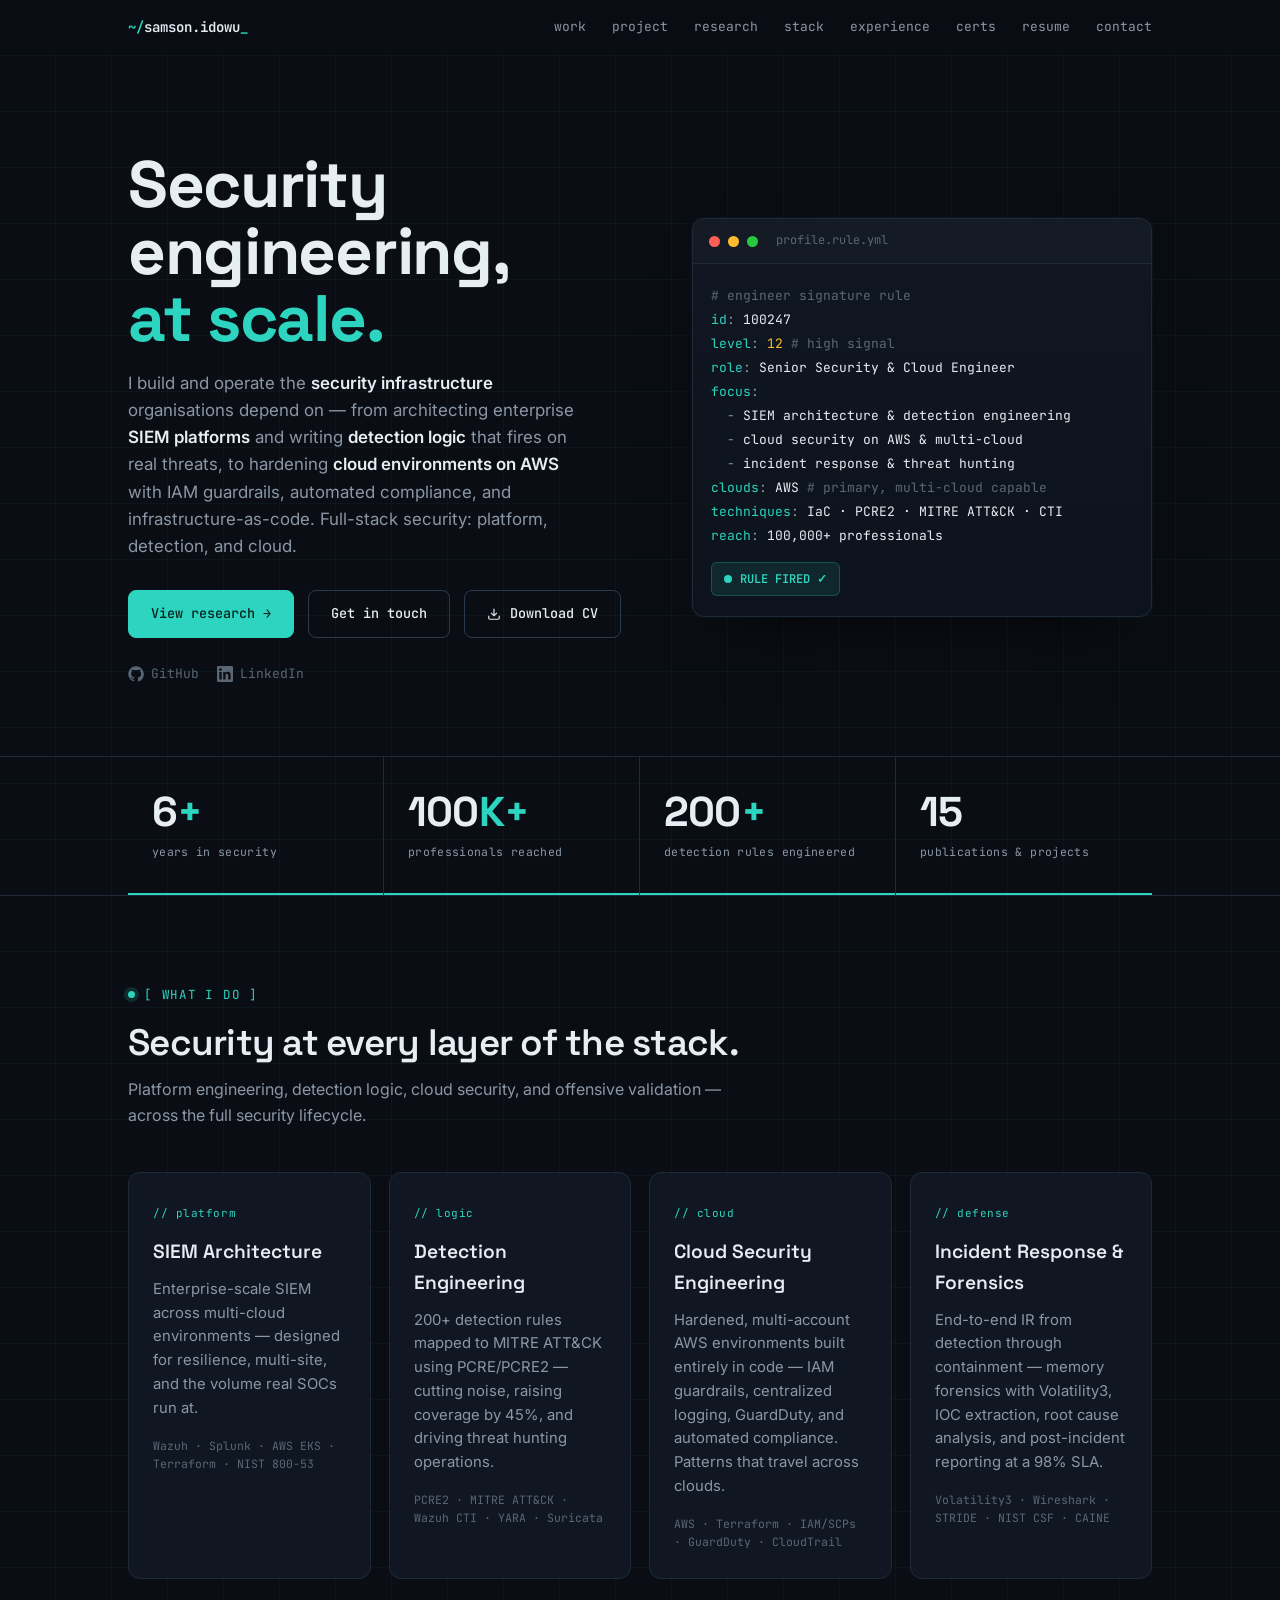
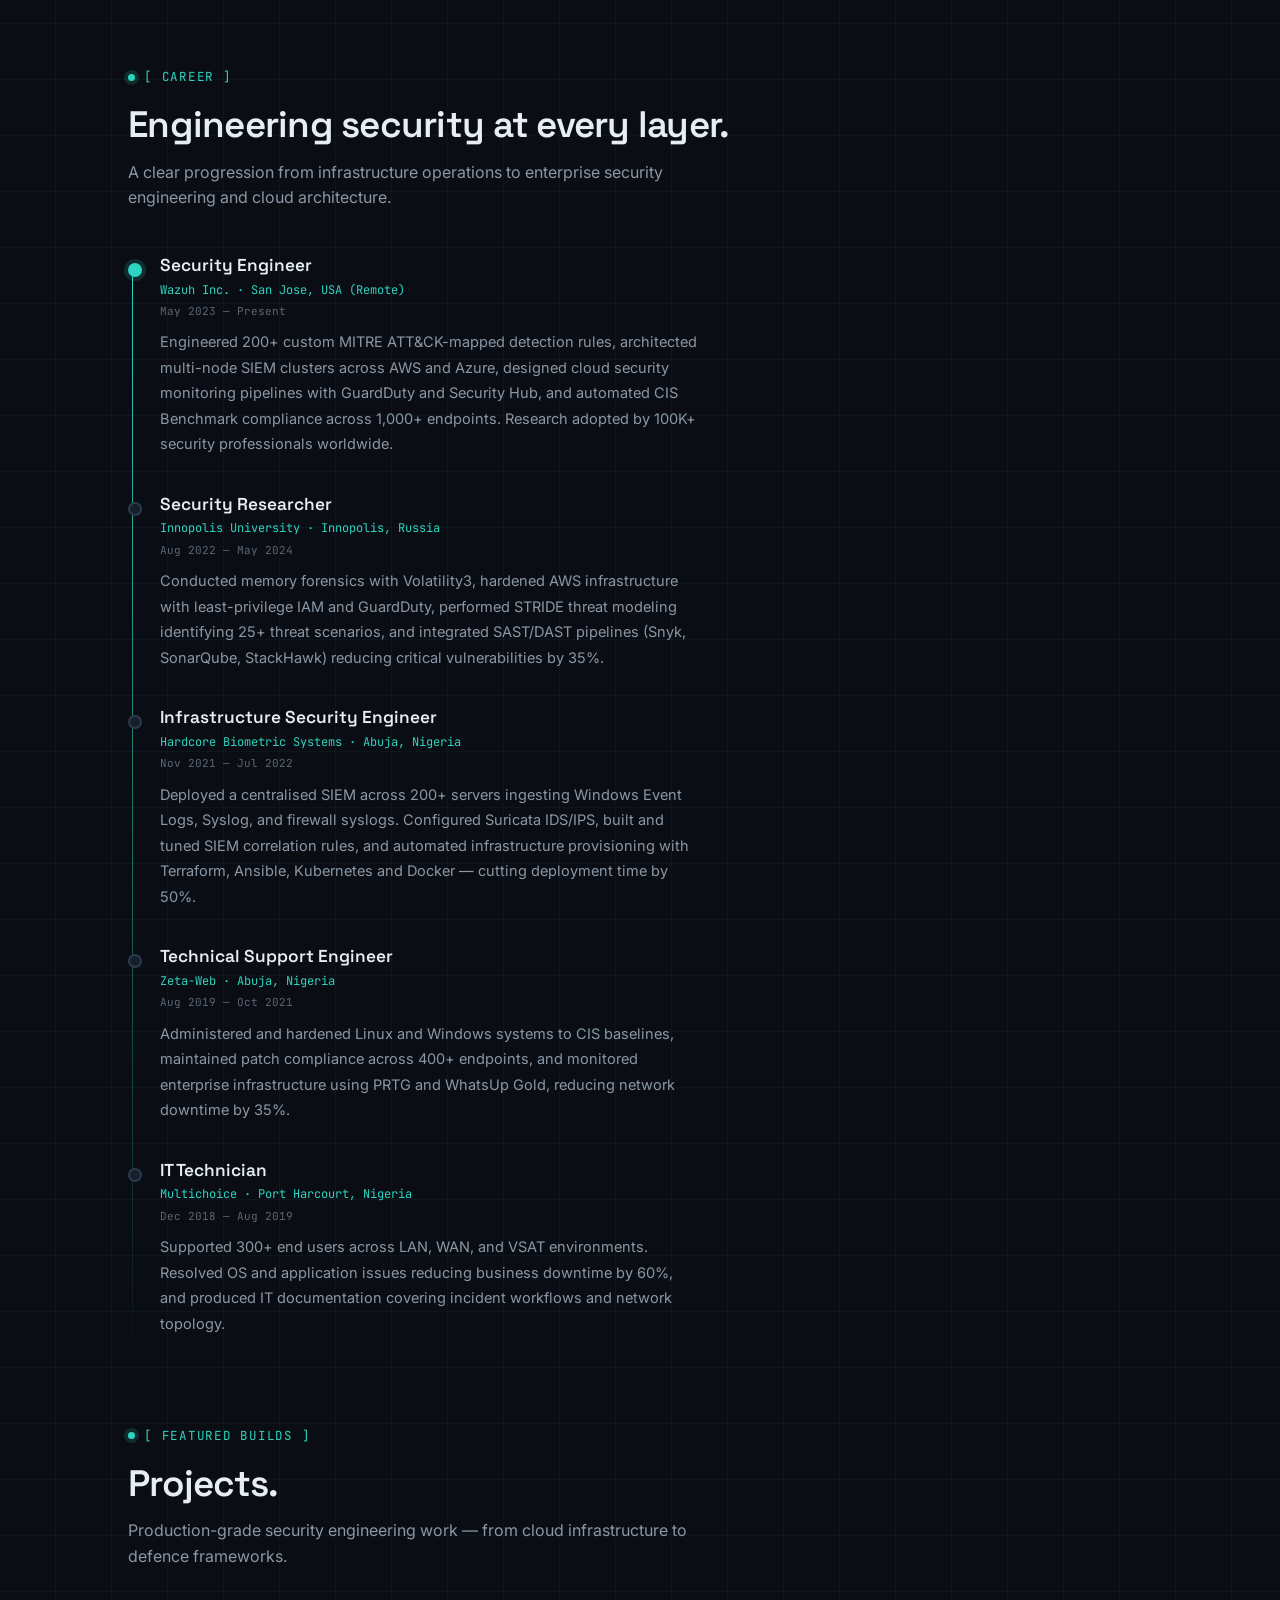
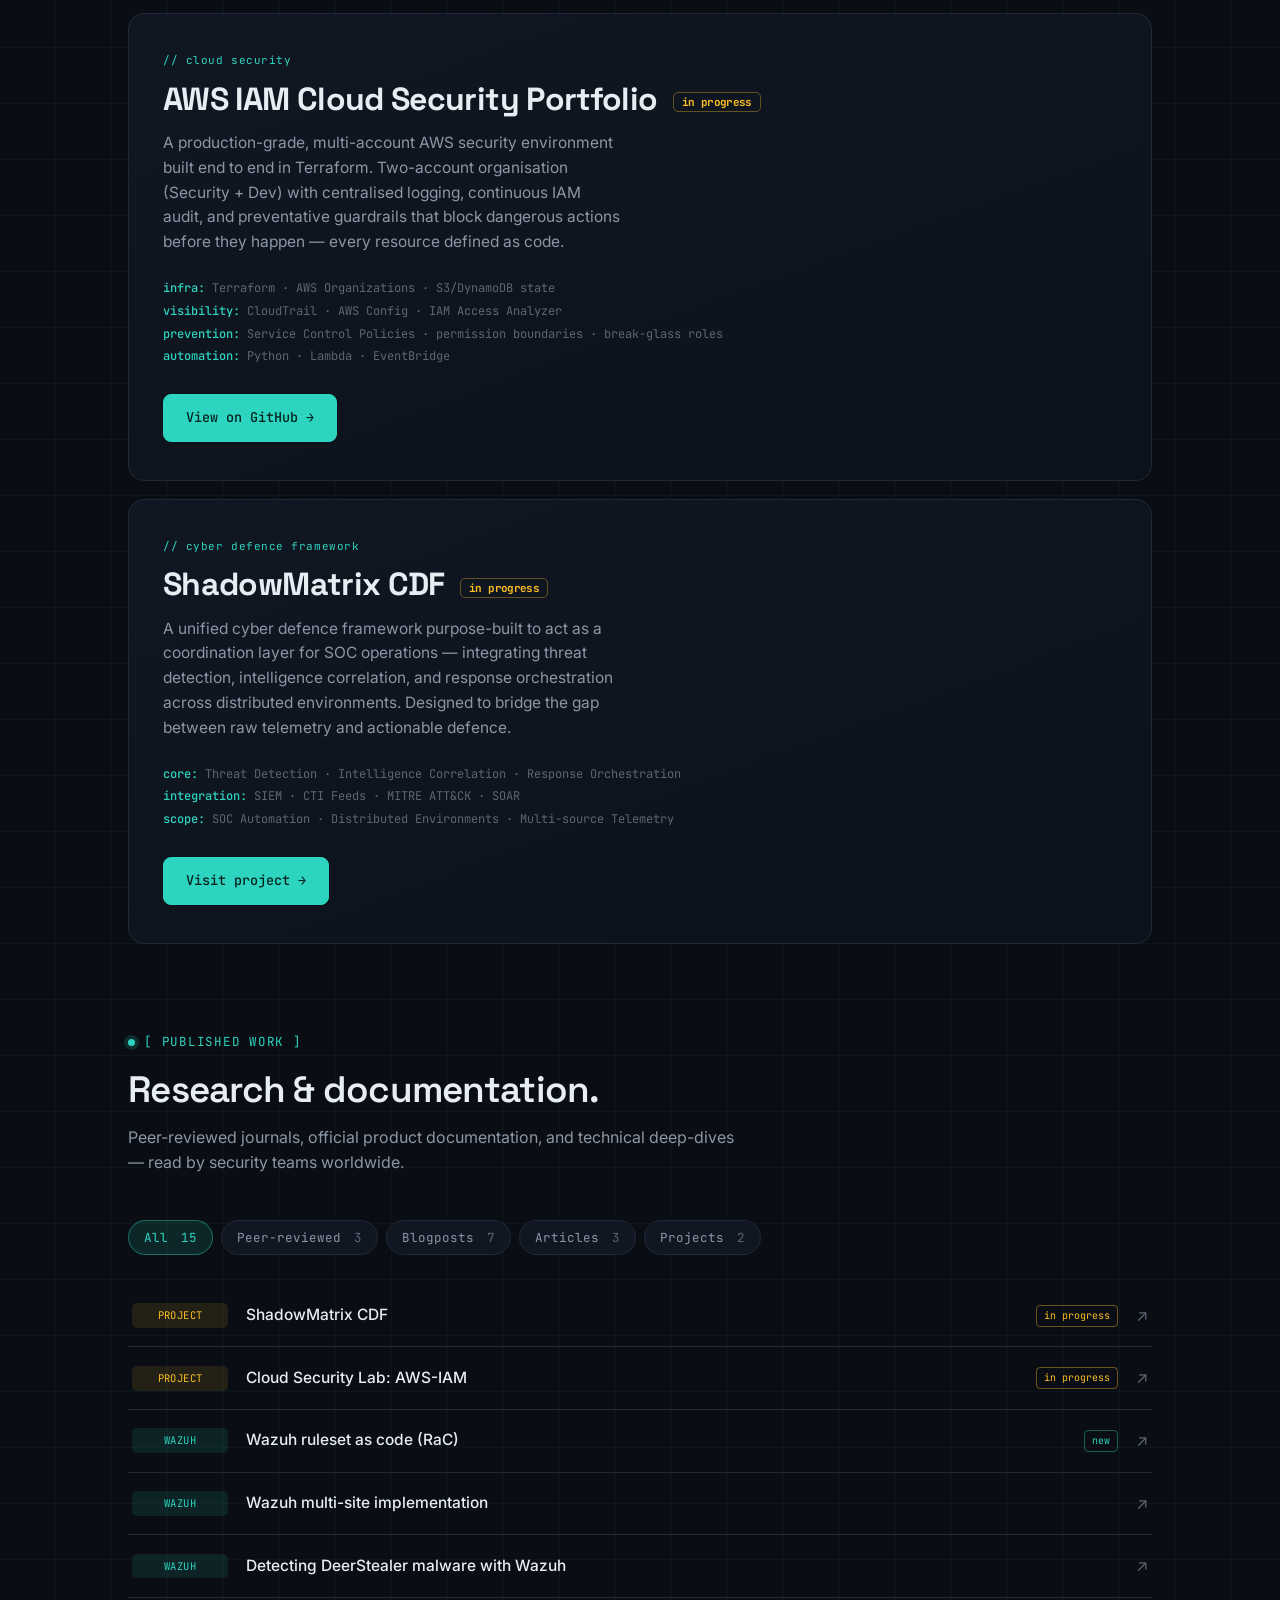
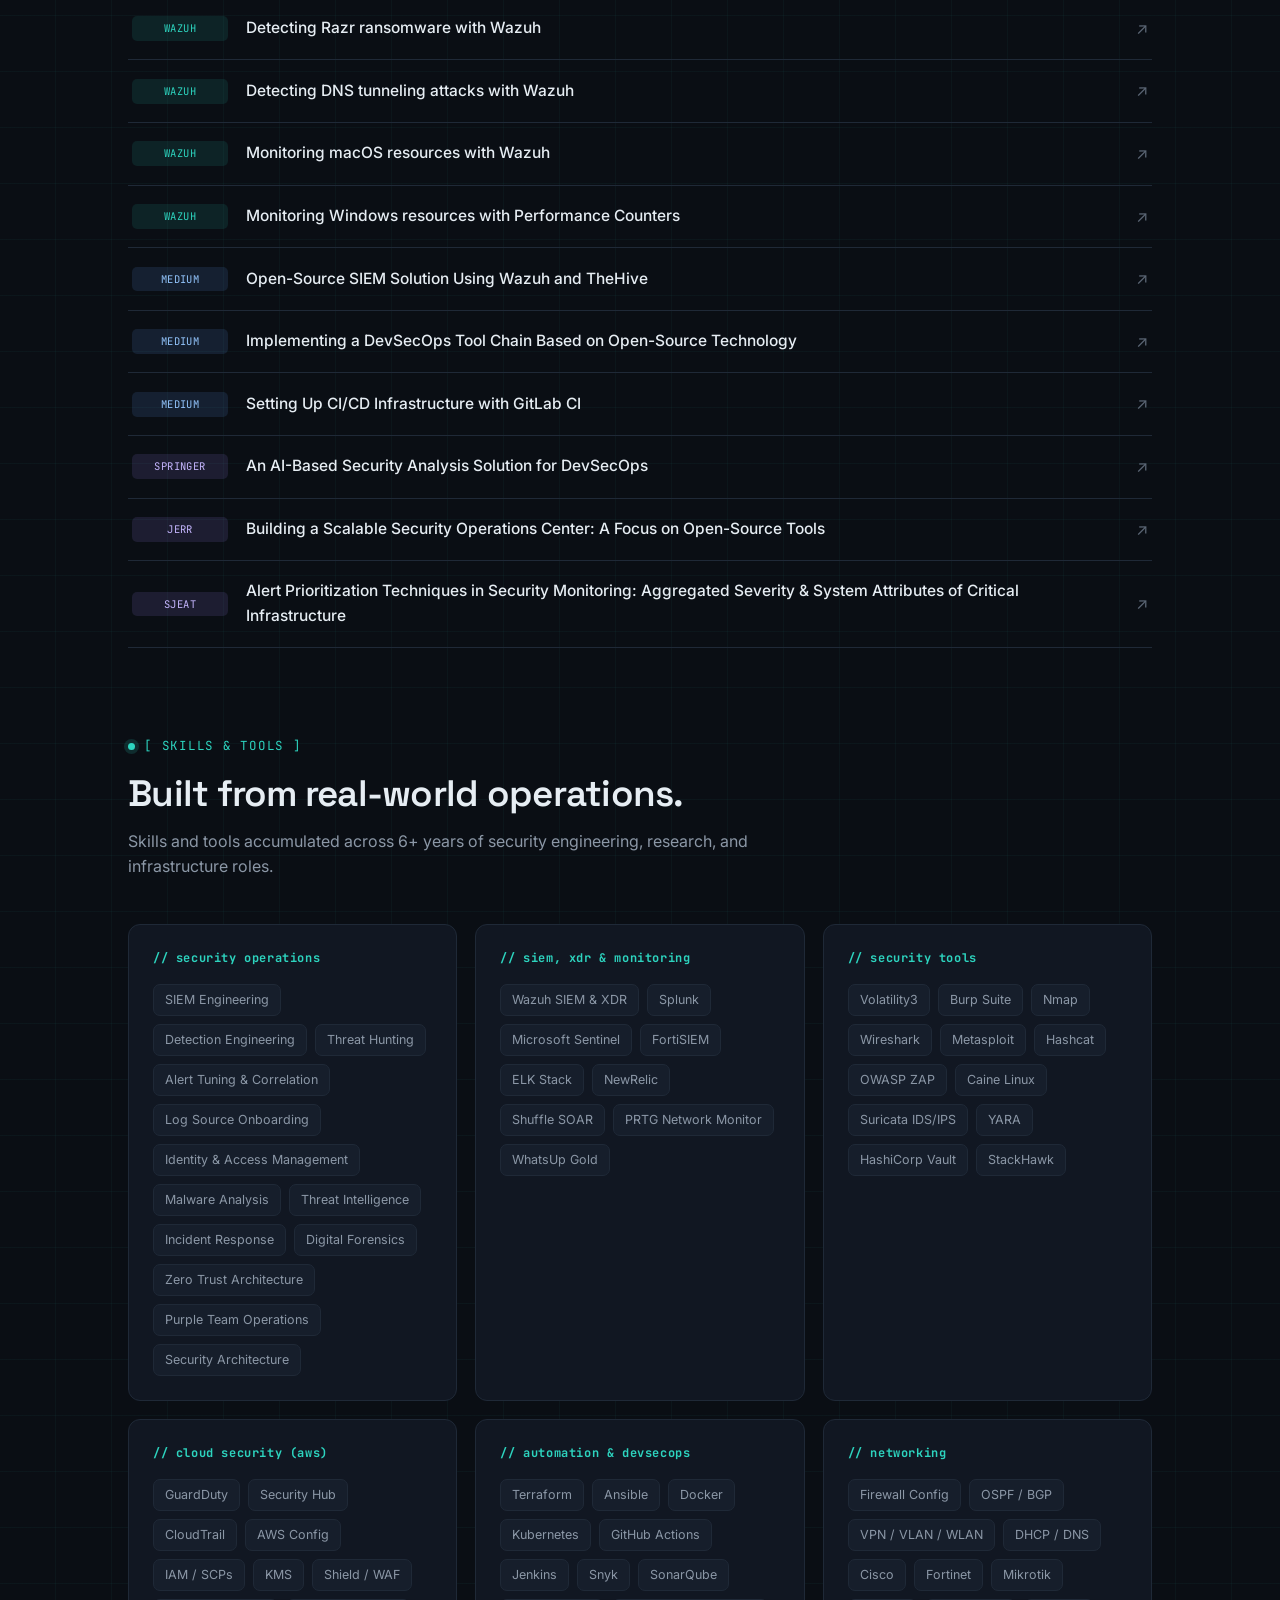
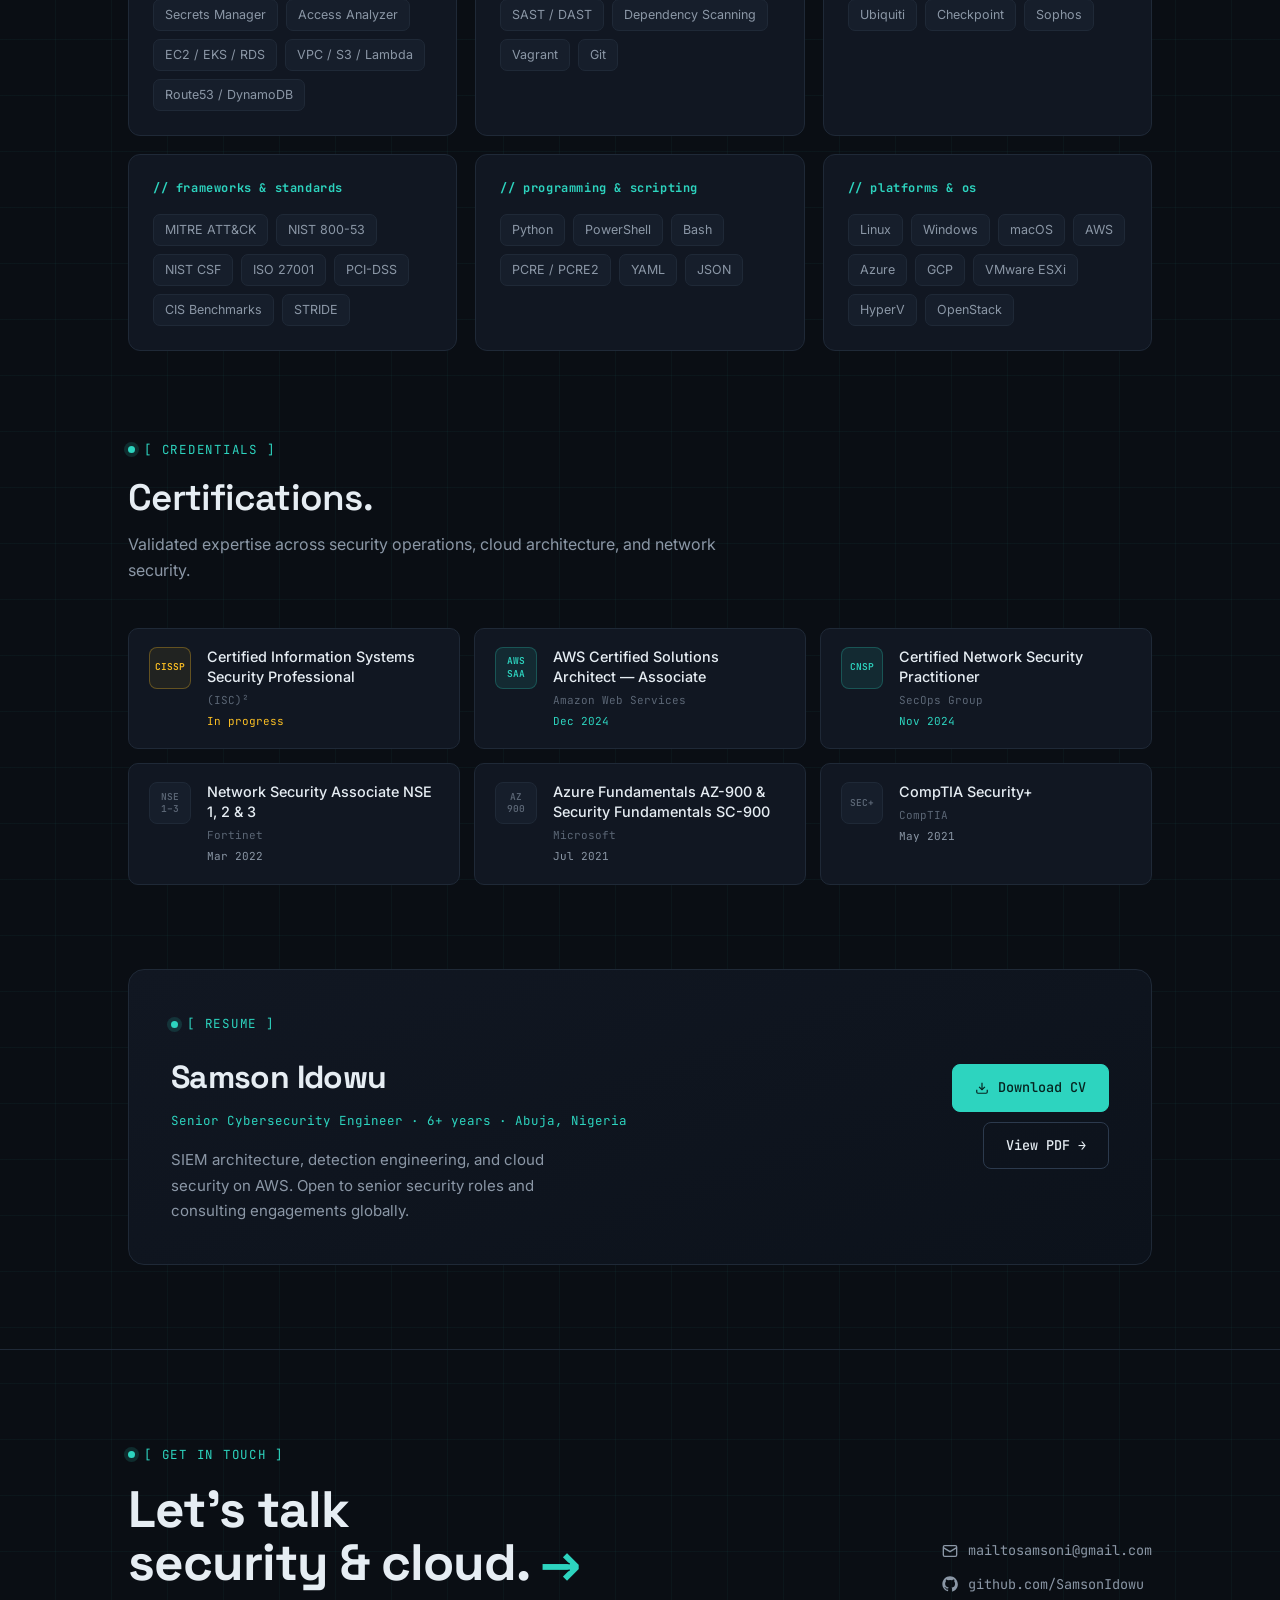
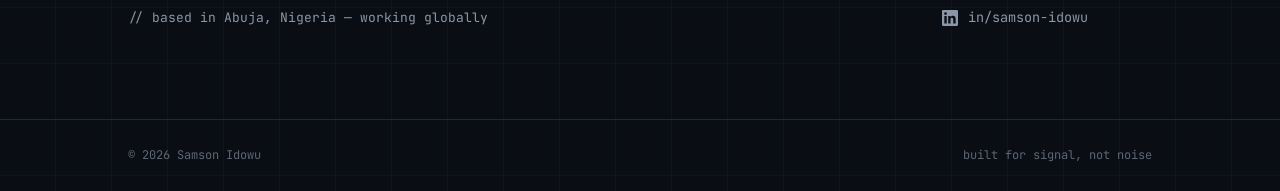
<file: index.html>
<!DOCTYPE html>
<html lang="en">
<head>
<meta charset="UTF-8" />
<meta name="viewport" content="width=device-width, initial-scale=1.0" />
<title>Samson Idowu &mdash; Cybersecurity Engineer</title>
<meta name="description" content="Samson Idowu &mdash; Senior Cybersecurity Engineer. SIEM, detection engineering, DevSecOps and cloud security." />
<link rel="icon" type="image/svg+xml" href="favicon.svg" />
<link rel="preconnect" href="https://fonts.googleapis.com" />
<link rel="preconnect" href="https://fonts.gstatic.com" crossorigin />
<link href="https://fonts.googleapis.com/css2?family=Space+Grotesk:wght@400;500;600;700&family=Inter:wght@400;500;600&family=JetBrains+Mono:wght@400;500;600&display=swap" rel="stylesheet" />
<style>
  :root {
    --bg:        #0a0e14;
    --bg-grid:   rgba(45,212,191,0.045);
    --surface:   #111722;
    --surface-2: #161e2b;
    --border:    #1f2937;
    --border-hi: #2c3a4d;
    --text:      #e6edf3;
    --muted:     #8b97a6;
    --faint:     #5b6675;
    --accent:    #2dd4bf;
    --accent-dk: #14b8a6;
    --amber:     #fbbf24;
    --display: "Space Grotesk", system-ui, sans-serif;
    --body:    "Inter", system-ui, sans-serif;
    --mono:    "JetBrains Mono", ui-monospace, monospace;
    --maxw: 1080px;
  }

  * { box-sizing: border-box; margin: 0; padding: 0; }
  html { scroll-behavior: smooth; }

  body {
    font-family: var(--body);
    background: var(--bg);
    color: var(--text);
    line-height: 1.6;
    -webkit-font-smoothing: antialiased;
    overflow-x: hidden;
    background-image:
      linear-gradient(var(--bg-grid) 1px, transparent 1px),
      linear-gradient(90deg, var(--bg-grid) 1px, transparent 1px);
    background-size: 56px 56px;
    background-position: -1px -1px;
  }

  a { color: inherit; text-decoration: none; }

  .wrap { max-width: var(--maxw); margin: 0 auto; padding: 0 28px; }

  /* ---------- log-tag eyebrow ---------- */
  .eyebrow {
    font-family: var(--mono);
    font-size: 12.5px;
    letter-spacing: 0.06em;
    color: var(--accent);
    display: inline-flex;
    align-items: center;
    gap: 9px;
    margin-bottom: 18px;
  }
  .eyebrow::before {
    content: "";
    width: 7px; height: 7px;
    border-radius: 50%;
    background: var(--accent);
    box-shadow: 0 0 0 4px rgba(45,212,191,0.15);
  }

  /* ---------- nav ---------- */
  nav {
    position: sticky; top: 0; z-index: 50;
    backdrop-filter: blur(12px);
    background: rgba(10,14,20,0.72);
    border-bottom: 1px solid transparent;
    transition: border-color .3s;
  }
  nav.scrolled { border-bottom: 1px solid var(--border); }
  .nav-inner {
    max-width: var(--maxw); margin: 0 auto; padding: 16px 28px;
    display: flex; align-items: center; justify-content: space-between;
  }
  .brand { font-family: var(--mono); font-size: 14px; font-weight: 600; color: var(--text); }
  .brand .sigil { color: var(--accent); }
  .brand .cursor { color: var(--accent); animation: blink 1.2s steps(1) infinite; }
  @keyframes blink { 50% { opacity: 0; } }
  .nav-links { display: flex; gap: 26px; }
  .nav-links a {
    font-family: var(--mono); font-size: 13px; color: var(--muted);
    transition: color .2s; position: relative;
  }
  .nav-links a:hover { color: var(--text); }
  .nav-links a::after {
    content: ""; position: absolute; left: 0; bottom: -5px; width: 0; height: 1px;
    background: var(--accent); transition: width .25s;
  }
  .nav-links a:hover::after { width: 100%; }
  @media (max-width: 620px) { .nav-links { display: none; } }

  /* ---------- hero ---------- */
  .hero { padding: 96px 0 72px; position: relative; }
  .hero-grid {
    display: grid; grid-template-columns: 1.05fr 0.95fr; gap: 56px; align-items: center;
  }
  @media (max-width: 860px) { .hero-grid { grid-template-columns: 1fr; gap: 40px; } }

  .hero h1 {
    font-family: var(--display);
    font-size: clamp(2.7rem, 6vw, 4.1rem);
    font-weight: 700; line-height: 1.02; letter-spacing: -0.02em;
    margin-bottom: 18px;
  }
  .hero h1 .stroke { color: var(--accent); }
  .hero .role {
    font-size: 1.06rem; color: var(--muted); max-width: 42ch; margin-bottom: 30px;
  }
  .hero .role b { color: var(--text); font-weight: 600; }

  .cta-row { display: flex; gap: 14px; flex-wrap: wrap; margin-bottom: 26px; }
  .btn {
    font-family: var(--mono); font-size: 13.5px; font-weight: 500;
    padding: 12px 22px; border-radius: 8px; cursor: pointer;
    display: inline-flex; align-items: center; gap: 9px;
    transition: transform .18s, background .2s, border-color .2s, color .2s;
    border: 1px solid var(--border-hi);
  }
  .btn-primary { background: var(--accent); color: #06231f; border-color: var(--accent); }
  .btn-primary:hover { transform: translateY(-2px); background: #5fe5d4; }
  .btn-ghost { background: transparent; color: var(--text); }
  .btn-ghost:hover { transform: translateY(-2px); border-color: var(--accent); color: var(--accent); }

  .socials { display: flex; gap: 18px; }
  .socials a {
    font-family: var(--mono); font-size: 13px; color: var(--faint);
    display: inline-flex; align-items: center; gap: 7px; transition: color .2s;
  }
  .socials a:hover { color: var(--accent); }
  .socials svg { width: 16px; height: 16px; }

  /* ---------- detection-rule card ---------- */
  .rule-card {
    background: linear-gradient(180deg, var(--surface), #0d131c);
    border: 1px solid var(--border);
    border-radius: 12px;
    font-family: var(--mono); font-size: 13px;
    box-shadow: 0 30px 60px -30px rgba(0,0,0,0.8), 0 0 0 1px rgba(45,212,191,0.04);
    overflow: hidden;
  }
  .rule-head {
    display: flex; align-items: center; gap: 8px;
    padding: 12px 16px; border-bottom: 1px solid var(--border);
    background: rgba(255,255,255,0.015);
  }
  .dot { width: 11px; height: 11px; border-radius: 50%; }
  .dot.r { background: #ff5f57; } .dot.y { background: #febc2e; } .dot.g { background: #28c840; }
  .rule-head .fname { margin-left: 10px; color: var(--faint); font-size: 12px; }
  .rule-body { padding: 20px 18px; line-height: 1.85; }
  .rule-body .ln { display: block; white-space: pre-wrap; }
  .k { color: var(--accent); }
  .v { color: var(--text); }
  .c { color: var(--faint); }
  .arr { color: var(--muted); }
  .lvl { color: var(--amber); }
  .status {
    display: inline-flex; align-items: center; gap: 8px; margin-top: 14px;
    padding: 5px 12px; border-radius: 6px; font-size: 12px; font-weight: 600;
    background: rgba(45,212,191,0.1); color: var(--accent);
    border: 1px solid rgba(45,212,191,0.25);
  }
  .status .pulse {
    width: 8px; height: 8px; border-radius: 50%; background: var(--accent);
    animation: pulse 1.8s ease-out infinite;
  }
  @keyframes pulse {
    0% { box-shadow: 0 0 0 0 rgba(45,212,191,0.5); }
    70% { box-shadow: 0 0 0 8px rgba(45,212,191,0); }
    100% { box-shadow: 0 0 0 0 rgba(45,212,191,0); }
  }

  /* ---------- stats ---------- */
  .stats { border-top: 1px solid var(--border); border-bottom: 1px solid var(--border); }
  .stats-grid { display: grid; grid-template-columns: repeat(4, 1fr); }
  .stat { padding: 34px 24px; border-right: 1px solid var(--border); position: relative; overflow: hidden; }
  .stat:last-child { border-right: none; }
  .stat::after {
    content: '';
    position: absolute; bottom: 0; left: 0; right: 0;
    height: 2px; background: var(--accent);
    transform: scaleX(0); transform-origin: left;
    transition: transform 1.6s cubic-bezier(0.16, 1, 0.3, 1);
  }
  .stat.counted::after { transform: scaleX(1); }
  .stat .num {
    font-family: var(--display); font-size: clamp(1.9rem, 4vw, 2.6rem);
    font-weight: 700; color: var(--text); letter-spacing: -0.02em; line-height: 1;
  }
  .stat .num .suf { color: var(--accent); }
  @keyframes num-pop {
    0%   { transform: scale(1); }
    45%  { transform: scale(1.07); }
    100% { transform: scale(1); }
  }
  .stat.counted .num { animation: num-pop 0.45s cubic-bezier(0.34, 1.56, 0.64, 1); }
  .stat .lbl {
    font-family: var(--mono); font-size: 11.5px; color: var(--muted);
    margin-top: 10px; letter-spacing: 0.03em;
  }
  @media (max-width: 720px) {
    .stats-grid { grid-template-columns: repeat(2, 1fr); }
    .stat:nth-child(2) { border-right: none; }
    .stat:nth-child(1), .stat:nth-child(2) { border-bottom: 1px solid var(--border); }
  }

  /* ---------- sections ---------- */
  .section { padding: 84px 0; }
  .section-head { margin-bottom: 44px; max-width: 620px; }
  .section-head h2 {
    font-family: var(--display); font-size: clamp(1.7rem, 3.6vw, 2.3rem);
    font-weight: 600; letter-spacing: -0.02em; line-height: 1.1;
  }
  .section-head p { color: var(--muted); margin-top: 14px; }

  /* ---------- capability cards ---------- */
  .cap-grid { display: grid; grid-template-columns: repeat(3, 1fr); gap: 18px; }
  .cap-grid-4 { grid-template-columns: repeat(4, 1fr); }
  @media (max-width: 1020px) { .cap-grid-4 { grid-template-columns: repeat(2, 1fr); } }
  @media (max-width: 820px) { .cap-grid { grid-template-columns: 1fr; } .cap-grid-4 { grid-template-columns: 1fr; } }
  .cap {
    background: var(--surface); border: 1px solid var(--border); border-radius: 12px;
    padding: 26px 24px; transition: transform .25s, border-color .25s;
    position: relative; overflow: hidden;
  }
  .cap::before {
    content: ""; position: absolute; left: 0; top: 0; height: 100%; width: 3px;
    background: var(--accent); transform: scaleY(0); transform-origin: top; transition: transform .3s;
  }
  .cap:hover { transform: translateY(-4px); border-color: var(--border-hi); }
  .cap:hover::before { transform: scaleY(1); }
  .cap .tag { font-family: var(--mono); font-size: 11px; color: var(--accent); letter-spacing: 0.05em; }
  .cap h3 { font-family: var(--display); font-size: 1.2rem; font-weight: 600; margin: 12px 0 10px; }
  .cap p { font-size: 0.93rem; color: var(--muted); }
  .cap .stack { font-family: var(--mono); font-size: 11.5px; color: var(--faint); margin-top: 16px; }

  /* ---------- featured project ---------- */
  .features-list { display: flex; flex-direction: column; gap: 18px; }
  .feature {
    background: linear-gradient(160deg, var(--surface), #0c121b);
    border: 1px solid var(--border); border-radius: 16px; overflow: hidden;
    display: grid; grid-template-columns: 1.15fr 1fr;
  }
  .feature.solo { grid-template-columns: 1fr; }
  @media (max-width: 880px) { .feature { grid-template-columns: 1fr; } }
  .feature-main { padding: 38px 34px; border-right: 1px solid var(--border); }
  .feature.solo .feature-main { border-right: none; }
  @media (max-width: 880px) { .feature-main { border-right: none; border-bottom: 1px solid var(--border); } }
  .feat-tag { font-family: var(--mono); font-size: 11px; color: var(--accent); letter-spacing: 0.05em; display: block; margin-bottom: 12px; }
  .feat-wip { font-family: var(--mono); font-size: 11px; color: var(--amber); border: 1px solid rgba(251,191,36,0.35); padding: 2px 8px; border-radius: 5px; vertical-align: middle; margin-left: 8px; }
  .feature h3 {
    font-family: var(--display); font-size: clamp(1.5rem, 3vw, 2rem);
    font-weight: 700; letter-spacing: -0.02em; margin-bottom: 14px; line-height: 1.1;
  }
  .feature .lede { color: var(--muted); font-size: 0.97rem; margin-bottom: 22px; max-width: 46ch; }
  .feature .stack { font-family: var(--mono); font-size: 12px; color: var(--faint); line-height: 1.9; margin-bottom: 26px; }
  .feature .stack b { color: var(--accent); font-weight: 500; }

  .labs { font-family: var(--mono); font-size: 12.5px; }
  .labs .lhead { padding: 38px 34px 16px; color: var(--faint); font-size: 11px; letter-spacing: 0.08em; }
  .lab {
    display: flex; align-items: flex-start; gap: 12px;
    padding: 11px 34px; line-height: 1.45;
  }
  .lab .box { flex-shrink: 0; width: 16px; color: var(--faint); }
  .lab.done .box { color: var(--accent); }
  .lab.next .box { color: var(--amber); }
  .lab .ltext { color: var(--muted); }
  .lab.done .ltext { color: var(--text); }
  .lab .lname { color: var(--faint); }
  .lab.done .lname, .lab.next .lname { color: inherit; }
  .progress-bar { margin: 14px 34px 32px; height: 4px; background: var(--surface-2); border-radius: 4px; overflow: hidden; }
  .progress-bar i { display: block; height: 100%; width: 0; background: var(--accent); border-radius: 4px; transition: width 1.2s ease; }

  /* ---------- publication filters ---------- */
  .filters { display: flex; flex-wrap: wrap; gap: 8px; margin-bottom: 30px; }
  .filter {
    font-family: var(--mono); font-size: 12.5px; color: var(--muted);
    background: var(--surface); border: 1px solid var(--border);
    padding: 8px 15px; border-radius: 20px; cursor: pointer; transition: all .2s;
  }
  .filter:hover { color: var(--text); border-color: var(--border-hi); }
  .filter.active { background: rgba(45,212,191,0.12); color: var(--accent); border-color: rgba(45,212,191,0.4); }
  .filter .count { color: var(--faint); margin-left: 5px; }
  .filter.active .count { color: var(--accent); }

  .pub-list { display: flex; flex-direction: column; }
  .pub {
    display: flex; align-items: center; gap: 18px;
    padding: 18px 4px; border-bottom: 1px solid var(--border);
    transition: padding .25s, background .25s; position: relative;
  }
  .pub:hover { padding-left: 14px; background: linear-gradient(90deg, rgba(45,212,191,0.04), transparent 60%); }
  .pub .src {
    font-family: var(--mono); font-size: 10.5px; letter-spacing: 0.04em;
    padding: 4px 9px; border-radius: 5px; white-space: nowrap; flex-shrink: 0;
    width: 96px; text-align: center;
  }
  .src.academic { color: #c4b5fd; background: rgba(167,139,250,0.12); }
  .src.docs     { color: var(--accent); background: rgba(45,212,191,0.1); }
  .src.article  { color: #93c5fd; background: rgba(96,165,250,0.12); }
  .src.project  { color: var(--amber); background: rgba(251,191,36,0.1); }
  .pub .title { flex: 1; font-size: 0.97rem; font-weight: 500; color: var(--text); transition: color .2s; }
  .pub:hover .title { color: var(--accent); }
  .pub .wip { font-family: var(--mono); font-size: 10px; color: var(--amber); border: 1px solid rgba(251,191,36,0.4); padding: 2px 7px; border-radius: 4px; flex-shrink: 0; }
  .pub .go { color: var(--faint); flex-shrink: 0; transition: transform .2s, color .2s; }
  .pub:hover .go { color: var(--accent); transform: translate(2px,-2px); }
  .pub.hide { display: none; }
  @media (max-width: 600px) {
    .pub { flex-wrap: wrap; gap: 10px; }
    .pub .src { width: auto; }
    .pub .title { flex-basis: 100%; order: 3; }
  }

  /* ---------- skills & arsenal ---------- */
  .ars-grid { display: grid; grid-template-columns: repeat(3,1fr); gap: 18px; }
  @media (max-width: 820px) { .ars-grid { grid-template-columns: repeat(2,1fr); } }
  @media (max-width: 540px) { .ars-grid { grid-template-columns: 1fr; } }
  .ars {
    background: var(--surface); border: 1px solid var(--border); border-radius: 12px; padding: 24px;
    position: relative; overflow: hidden; transition: border-color .25s;
  }
  .ars::before {
    content: ""; position: absolute; left: 0; top: 0; height: 100%; width: 3px;
    background: var(--accent); transform: scaleY(0); transform-origin: top; transition: transform .3s;
  }
  .ars:hover { border-color: var(--border-hi); }
  .ars:hover::before { transform: scaleY(1); }
  .ars h4 { font-family: var(--mono); font-size: 12px; color: var(--accent); letter-spacing: 0.05em; margin-bottom: 16px; }
  .chips { display: flex; flex-wrap: wrap; gap: 8px; }
  .chip {
    font-size: 12.5px; color: var(--muted); background: var(--surface-2);
    border: 1px solid var(--border); padding: 5px 11px; border-radius: 7px; transition: all .2s;
  }
  .chip:hover { color: var(--text); border-color: var(--accent); }

  /* ---------- contact / footer ---------- */
  .contact { padding: 90px 0; border-top: 1px solid var(--border); }
  .contact-inner { display: grid; grid-template-columns: 1fr auto; gap: 40px; align-items: end; }
  @media (max-width: 720px) { .contact-inner { grid-template-columns: 1fr; align-items: start; } }
  .contact h2 {
    font-family: var(--display); font-size: clamp(2rem, 5vw, 3.2rem); font-weight: 700;
    letter-spacing: -0.02em; line-height: 1.05;
  }
  .contact h2 a { color: var(--accent); border-bottom: 2px solid transparent; transition: border-color .2s; }
  .contact h2 a:hover { border-color: var(--accent); }
  .contact .meta { font-family: var(--mono); font-size: 13px; color: var(--muted); margin-top: 18px; }
  .contact-links { display: flex; flex-direction: column; gap: 12px; }
  .contact-links a {
    font-family: var(--mono); font-size: 13.5px; color: var(--muted);
    display: inline-flex; align-items: center; gap: 10px; transition: color .2s;
  }
  .contact-links a:hover { color: var(--accent); }
  .contact-links svg { width: 16px; height: 16px; }

  footer { border-top: 1px solid var(--border); padding: 26px 0; }
  .foot-inner { display: flex; justify-content: space-between; flex-wrap: wrap; gap: 10px; }
  .foot-inner span { font-family: var(--mono); font-size: 12px; color: var(--faint); }

  /* ---------- availability badge ---------- */
  .avail {
    display: inline-flex; align-items: center; gap: 8px;
    font-family: var(--mono); font-size: 12px; color: var(--muted);
    margin-bottom: 20px;
  }
  .avail-dot {
    width: 8px; height: 8px; border-radius: 50%; background: #22c55e;
    animation: pulse-green 2s ease-out infinite;
  }
  @keyframes pulse-green {
    0% { box-shadow: 0 0 0 0 rgba(34,197,94,0.5); }
    70% { box-shadow: 0 0 0 7px rgba(34,197,94,0); }
    100% { box-shadow: 0 0 0 0 rgba(34,197,94,0); }
  }

  /* ---------- career timeline ---------- */
  .timeline { position: relative; padding-left: 32px; }
  .timeline::before {
    content: ""; position: absolute; left: 4px; top: 10px;
    width: 1px; height: calc(100% - 10px);
    background: linear-gradient(to bottom, var(--accent), rgba(45,212,191,0.04));
  }
  .tl-item { position: relative; padding-bottom: 36px; }
  .tl-item:last-child { padding-bottom: 0; }
  .tl-item::before {
    content: ""; position: absolute; left: -32px; top: 8px;
    width: 10px; height: 10px; border-radius: 50%;
    background: var(--surface-2); border: 2px solid var(--border-hi);
  }
  .tl-item.current::before {
    background: var(--accent); border-color: var(--accent);
    box-shadow: 0 0 0 4px rgba(45,212,191,0.15);
  }
  .tl-role { font-family: var(--display); font-size: 1.08rem; font-weight: 600; line-height: 1.2; }
  .tl-co { font-family: var(--mono); font-size: 12px; color: var(--accent); margin: 5px 0 3px; }
  .tl-date { font-family: var(--mono); font-size: 11px; color: var(--faint); margin-bottom: 10px; }
  .tl-desc { font-size: 0.91rem; color: var(--muted); max-width: 60ch; line-height: 1.75; }

  /* ---------- certifications ---------- */
  .cert-grid { display: grid; grid-template-columns: repeat(3, 1fr); gap: 14px; }
  @media (max-width: 820px) { .cert-grid { grid-template-columns: repeat(2, 1fr); } }
  @media (max-width: 540px) { .cert-grid { grid-template-columns: 1fr; } }
  .cert {
    background: var(--surface); border: 1px solid var(--border); border-radius: 10px;
    padding: 18px 20px; display: flex; align-items: flex-start; gap: 16px;
    transition: border-color .2s, transform .2s;
  }
  .cert:hover { border-color: var(--border-hi); transform: translateY(-2px); }
  .cert-icon {
    width: 42px; height: 42px; border-radius: 8px; flex-shrink: 0;
    display: flex; align-items: center; justify-content: center;
    font-family: var(--mono); font-size: 9.5px; font-weight: 600; text-align: center; line-height: 1.3;
    background: var(--surface-2); border: 1px solid var(--border); color: var(--faint);
  }
  .cert.active .cert-icon { background: rgba(45,212,191,0.1); border-color: rgba(45,212,191,0.25); color: var(--accent); }
  .cert.pending .cert-icon { background: rgba(251,191,36,0.07); border-color: rgba(251,191,36,0.3); color: var(--amber); }
  .cert-name { font-size: 0.9rem; font-weight: 500; line-height: 1.4; color: var(--text); }
  .cert-issuer { font-family: var(--mono); font-size: 11px; color: var(--faint); margin-top: 5px; }
  .cert-date { font-family: var(--mono); font-size: 11px; margin-top: 3px; color: var(--muted); }
  .cert.active .cert-date { color: var(--accent); }
  .cert.pending .cert-date { color: var(--amber); }

  /* ---------- resume section ---------- */
  .resume-banner {
    background: linear-gradient(160deg, var(--surface), #0c121b);
    border: 1px solid var(--border); border-radius: 16px;
    padding: 40px 42px;
    display: grid; grid-template-columns: 1fr auto; gap: 36px; align-items: center;
  }
  @media (max-width: 720px) { .resume-banner { grid-template-columns: 1fr; } }
  .resume-title {
    font-family: var(--display); font-size: clamp(1.5rem, 3vw, 2rem);
    font-weight: 700; letter-spacing: -0.02em; margin-bottom: 8px;
  }
  .resume-role {
    font-family: var(--mono); font-size: 12.5px; color: var(--accent); margin-bottom: 16px;
  }
  .resume-desc { color: var(--muted); font-size: 0.94rem; max-width: 48ch; line-height: 1.7; }
  .resume-actions { display: flex; flex-direction: column; gap: 10px; align-items: flex-end; }
  @media (max-width: 720px) { .resume-actions { align-items: flex-start; flex-direction: row; flex-wrap: wrap; } }

  /* ---------- new pub entry badge ---------- */
  .new-badge {
    font-family: var(--mono); font-size: 10px;
    color: var(--accent); border: 1px solid rgba(45,212,191,0.4);
    padding: 2px 7px; border-radius: 4px; flex-shrink: 0;
  }
  @keyframes fadeSlideIn { from { opacity: 0; transform: translateY(8px); } to { opacity: 1; transform: none; } }
  .new-entry { animation: fadeSlideIn .5s ease forwards; }

  /* ---------- reveal animation ---------- */
  .reveal { opacity: 0; transform: translateY(22px); transition: opacity .7s ease, transform .7s ease; }
  .reveal.in { opacity: 1; transform: none; }

  @media (prefers-reduced-motion: reduce) {
    * { animation: none !important; transition: none !important; }
    .reveal { opacity: 1; transform: none; }
    html { scroll-behavior: auto; }
  }
  :focus-visible { outline: 2px solid var(--accent); outline-offset: 3px; border-radius: 4px; }
</style>
</head>
<body>

<nav id="nav">
  <div class="nav-inner">
    <a href="#top" class="brand"><span class="sigil">~/</span>samson.idowu<span class="cursor">_</span></a>
    <div class="nav-links">
      <a href="#work">work</a>
      <a href="#project">project</a>
      <a href="#research">research</a>
      <a href="#stack">stack</a>
      <a href="#experience">experience</a>
      <a href="#certifications">certs</a>
      <a href="#resume">resume</a>
      <a href="#contact">contact</a>
    </div>
  </div>
</nav>

<header class="hero" id="top">
  <div class="wrap hero-grid">
    <div>
      <h1 class="reveal">Security<br>engineering,<br><span class="stroke">at scale.</span></h1>
      <p class="role reveal">I build and operate the <b>security infrastructure</b> organisations depend on &mdash; from architecting enterprise <b>SIEM platforms</b> and writing <b>detection logic</b> that fires on real threats, to hardening <b>cloud environments on AWS</b> with IAM guardrails, automated compliance, and infrastructure-as-code. Full-stack security: platform, detection, and cloud.</p>
      <div class="cta-row reveal">
        <a href="#research" class="btn btn-primary">View research &rarr;</a>
        <a href="#contact" class="btn btn-ghost">Get in touch</a>
        <a href="Samson_Idowu_Resume.pdf" download class="btn btn-ghost">
          <svg width="14" height="14" viewBox="0 0 24 24" fill="none" stroke="currentColor" stroke-width="2"><path d="M21 15v4a2 2 0 0 1-2 2H5a2 2 0 0 1-2-2v-4"/><polyline points="7 10 12 15 17 10"/><line x1="12" y1="15" x2="12" y2="3"/></svg>
          Download CV
        </a>
      </div>
      <div class="socials reveal">
        <a href="https://github.com/SamsonIdowu" target="_blank" rel="noopener">
          <svg viewBox="0 0 24 24" fill="currentColor"><path d="M12 .5C5.7.5.5 5.7.5 12c0 5.1 3.3 9.4 7.9 10.9.6.1.8-.2.8-.6v-2c-3.2.7-3.9-1.5-3.9-1.5-.5-1.3-1.3-1.7-1.3-1.7-1-.7.1-.7.1-.7 1.2.1 1.8 1.2 1.8 1.2 1 1.8 2.7 1.3 3.4 1 .1-.8.4-1.3.7-1.6-2.6-.3-5.3-1.3-5.3-5.7 0-1.3.4-2.3 1.2-3.1-.1-.3-.5-1.5.1-3.1 0 0 1-.3 3.3 1.2a11.4 11.4 0 0 1 6 0C17.3 5 18.3 5.3 18.3 5.3c.6 1.6.2 2.8.1 3.1.8.8 1.2 1.8 1.2 3.1 0 4.4-2.7 5.4-5.3 5.7.4.4.8 1.1.8 2.2v3.3c0 .4.2.7.8.6 4.6-1.5 7.9-5.8 7.9-10.9C23.5 5.7 18.3.5 12 .5z"/></svg>
          GitHub
        </a>
        <a href="https://www.linkedin.com/in/samson-idowu/" target="_blank" rel="noopener">
          <svg viewBox="0 0 24 24" fill="currentColor"><path d="M20.4 20.4h-3.6v-5.6c0-1.3 0-3-1.9-3s-2.1 1.4-2.1 2.9v5.7H9.3V9h3.4v1.6h.1c.5-.9 1.6-1.9 3.4-1.9 3.6 0 4.3 2.4 4.3 5.5v6.2zM5.3 7.4a2.1 2.1 0 1 1 0-4.2 2.1 2.1 0 0 1 0 4.2zM7.1 20.4H3.5V9h3.6v11.4zM22.2 0H1.8C.8 0 0 .8 0 1.7v20.6c0 .9.8 1.7 1.8 1.7h20.4c1 0 1.8-.8 1.8-1.7V1.7C24 .8 23.2 0 22.2 0z"/></svg>
          LinkedIn
        </a>
      </div>
    </div>

    <div class="rule-card reveal" aria-label="Detection rule describing the engineer">
      <div class="rule-head">
        <span class="dot r"></span><span class="dot y"></span><span class="dot g"></span>
        <span class="fname">profile.rule.yml</span>
      </div>
      <div class="rule-body">
<span class="ln"><span class="c"># engineer signature rule</span></span>
<span class="ln"><span class="k">id</span><span class="arr">:</span> <span class="v">100247</span></span>
<span class="ln"><span class="k">level</span><span class="arr">:</span> <span class="lvl">12</span> <span class="c"># high signal</span></span>
<span class="ln"><span class="k">role</span><span class="arr">:</span> <span class="v">Senior Security &amp; Cloud Engineer</span></span>
<span class="ln"><span class="k">focus</span><span class="arr">:</span></span>
<span class="ln">  <span class="arr">-</span> <span class="v">SIEM architecture &amp; detection engineering</span></span>
<span class="ln">  <span class="arr">-</span> <span class="v">cloud security on AWS &amp; multi-cloud</span></span>
<span class="ln">  <span class="arr">-</span> <span class="v">incident response &amp; threat hunting</span></span>
<span class="ln"><span class="k">clouds</span><span class="arr">:</span> <span class="v">AWS</span> <span class="c"># primary, multi-cloud capable</span></span>
<span class="ln"><span class="k">techniques</span><span class="arr">:</span> <span class="v">IaC &middot; PCRE2 &middot; MITRE ATT&amp;CK &middot; CTI</span></span>
<span class="ln"><span class="k">reach</span><span class="arr">:</span> <span class="v">100,000+ professionals</span></span>
        <div class="status"><span class="pulse"></span><span id="ruleStatus">EVALUATING&hellip;</span></div>
      </div>
    </div>
  </div>
</header>

<section class="stats">
  <div class="wrap stats-grid">
    <div class="stat reveal"><div class="num"><span class="count" data-to="6">0</span><span class="suf">+</span></div><div class="lbl">years in security</div></div>
    <div class="stat reveal"><div class="num"><span class="count" data-to="100">0</span><span class="suf">K+</span></div><div class="lbl">professionals reached</div></div>
    <div class="stat reveal"><div class="num"><span class="count" data-to="200">0</span><span class="suf">+</span></div><div class="lbl">detection rules engineered</div></div>
    <div class="stat reveal"><div class="num"><span class="count" data-to="15">0</span></div><div class="lbl">publications &amp; projects</div></div>
  </div>
</section>

<section class="section" id="work">
  <div class="wrap">
    <div class="section-head reveal">
      <span class="eyebrow">[ WHAT I DO ]</span>
      <h2>Security at every layer of the stack.</h2>
      <p>Platform engineering, detection logic, cloud security, and offensive validation &mdash; across the full security lifecycle.</p>
    </div>
    <div class="cap-grid cap-grid-4">
      <div class="cap reveal">
        <span class="tag">// platform</span>
        <h3>SIEM Architecture</h3>
        <p>Enterprise-scale SIEM across multi-cloud environments &mdash; designed for resilience, multi-site, and the volume real SOCs run at.</p>
        <div class="stack">Wazuh &middot; Splunk &middot; AWS EKS &middot; Terraform &middot; NIST 800-53</div>
      </div>
      <div class="cap reveal">
        <span class="tag">// logic</span>
        <h3>Detection Engineering</h3>
        <p>200+ detection rules mapped to MITRE ATT&amp;CK using PCRE/PCRE2 &mdash; cutting noise, raising coverage by 45%, and driving threat hunting operations.</p>
        <div class="stack">PCRE2 &middot; MITRE ATT&amp;CK &middot; Wazuh CTI &middot; YARA &middot; Suricata</div>
      </div>
      <div class="cap reveal">
        <span class="tag">// cloud</span>
        <h3>Cloud Security Engineering</h3>
        <p>Hardened, multi-account AWS environments built entirely in code &mdash; IAM guardrails, centralized logging, GuardDuty, and automated compliance. Patterns that travel across clouds.</p>
        <div class="stack">AWS &middot; Terraform &middot; IAM/SCPs &middot; GuardDuty &middot; CloudTrail</div>
      </div>
      <div class="cap reveal">
        <span class="tag">// defense</span>
        <h3>Incident Response &amp; Forensics</h3>
        <p>End-to-end IR from detection through containment &mdash; memory forensics with Volatility3, IOC extraction, root cause analysis, and post-incident reporting at a 98% SLA.</p>
        <div class="stack">Volatility3 &middot; Wireshark &middot; STRIDE &middot; NIST CSF &middot; CAINE</div>
      </div>
    </div>
  </div>
</section>

<section class="section" id="experience" style="padding-top:0;">
  <div class="wrap">
    <div class="section-head reveal">
      <span class="eyebrow">[ CAREER ]</span>
      <h2>Engineering security at every layer.</h2>
      <p>A clear progression from infrastructure operations to enterprise security engineering and cloud architecture.</p>
    </div>
    <div class="timeline">
      <div class="tl-item current reveal">
        <div class="tl-role">Security Engineer</div>
        <div class="tl-co">Wazuh Inc. &middot; San Jose, USA (Remote)</div>
        <div class="tl-date">May 2023 &mdash; Present</div>
        <div class="tl-desc">Engineered 200+ custom MITRE ATT&amp;CK-mapped detection rules, architected multi-node SIEM clusters across AWS and Azure, designed cloud security monitoring pipelines with GuardDuty and Security Hub, and automated CIS Benchmark compliance across 1,000+ endpoints. Research adopted by 100K+ security professionals worldwide.</div>
      </div>
      <div class="tl-item reveal">
        <div class="tl-role">Security Researcher</div>
        <div class="tl-co">Innopolis University &middot; Innopolis, Russia</div>
        <div class="tl-date">Aug 2022 &mdash; May 2024</div>
        <div class="tl-desc">Conducted memory forensics with Volatility3, hardened AWS infrastructure with least-privilege IAM and GuardDuty, performed STRIDE threat modeling identifying 25+ threat scenarios, and integrated SAST/DAST pipelines (Snyk, SonarQube, StackHawk) reducing critical vulnerabilities by 35%.</div>
      </div>
      <div class="tl-item reveal">
        <div class="tl-role">Infrastructure Security Engineer</div>
        <div class="tl-co">Hardcore Biometric Systems &middot; Abuja, Nigeria</div>
        <div class="tl-date">Nov 2021 &mdash; Jul 2022</div>
        <div class="tl-desc">Deployed a centralised SIEM across 200+ servers ingesting Windows Event Logs, Syslog, and firewall syslogs. Configured Suricata IDS/IPS, built and tuned SIEM correlation rules, and automated infrastructure provisioning with Terraform, Ansible, Kubernetes and Docker &mdash; cutting deployment time by 50%.</div>
      </div>
      <div class="tl-item reveal">
        <div class="tl-role">Technical Support Engineer</div>
        <div class="tl-co">Zeta-Web &middot; Abuja, Nigeria</div>
        <div class="tl-date">Aug 2019 &mdash; Oct 2021</div>
        <div class="tl-desc">Administered and hardened Linux and Windows systems to CIS baselines, maintained patch compliance across 400+ endpoints, and monitored enterprise infrastructure using PRTG and WhatsUp Gold, reducing network downtime by 35%.</div>
      </div>
      <div class="tl-item reveal">
        <div class="tl-role">IT Technician</div>
        <div class="tl-co">Multichoice &middot; Port Harcourt, Nigeria</div>
        <div class="tl-date">Dec 2018 &mdash; Aug 2019</div>
        <div class="tl-desc">Supported 300+ end users across LAN, WAN, and VSAT environments. Resolved OS and application issues reducing business downtime by 60%, and produced IT documentation covering incident workflows and network topology.</div>
      </div>
    </div>
  </div>
</section>

<section class="section" id="project" style="padding-top:0;">
  <div class="wrap">
    <div class="section-head reveal">
      <span class="eyebrow">[ FEATURED BUILDS ]</span>
      <h2>Projects.</h2>
      <p>Production-grade security engineering work &mdash; from cloud infrastructure to defence frameworks.</p>
    </div>
    <div class="features-list">

      <div class="feature solo reveal">
        <div class="feature-main">
          <span class="feat-tag">// cloud security</span>
          <h3>AWS IAM Cloud Security Portfolio <span class="feat-wip">in progress</span></h3>
          <p class="lede">A production-grade, multi-account AWS security environment built end to end in Terraform. Two-account organisation (Security + Dev) with centralised logging, continuous IAM audit, and preventative guardrails that block dangerous actions before they happen &mdash; every resource defined as code.</p>
          <div class="stack">
            <b>infra:</b> Terraform &middot; AWS Organizations &middot; S3/DynamoDB state<br>
            <b>visibility:</b> CloudTrail &middot; AWS Config &middot; IAM Access Analyzer<br>
            <b>prevention:</b> Service Control Policies &middot; permission boundaries &middot; break-glass roles<br>
            <b>automation:</b> Python &middot; Lambda &middot; EventBridge
          </div>
          <a href="https://github.com/SNE22-INNOPOLIS/AWS-IAM" target="_blank" rel="noopener" class="btn btn-primary">View on GitHub &rarr;</a>
        </div>
      </div>

      <div class="feature solo reveal">
        <div class="feature-main">
          <span class="feat-tag">// cyber defence framework</span>
          <h3>ShadowMatrix CDF <span class="feat-wip">in progress</span></h3>
          <p class="lede">A unified cyber defence framework purpose-built to act as a coordination layer for SOC operations &mdash; integrating threat detection, intelligence correlation, and response orchestration across distributed environments. Designed to bridge the gap between raw telemetry and actionable defence.</p>
          <div class="stack">
            <b>core:</b> Threat Detection &middot; Intelligence Correlation &middot; Response Orchestration<br>
            <b>integration:</b> SIEM &middot; CTI Feeds &middot; MITRE ATT&amp;CK &middot; SOAR<br>
            <b>scope:</b> SOC Automation &middot; Distributed Environments &middot; Multi-source Telemetry
          </div>
          <a href="https://www.theshadowmatrix.org/" target="_blank" rel="noopener" class="btn btn-primary">Visit project &rarr;</a>
        </div>
      </div>

    </div>
  </div>
</section>

<section class="section" id="research" style="padding-top:0;">
  <div class="wrap">
    <div class="section-head reveal">
      <span class="eyebrow">[ PUBLISHED WORK ]</span>
      <h2>Research &amp; documentation.</h2>
      <p>Peer-reviewed journals, official product documentation, and technical deep-dives &mdash; read by security teams worldwide.</p>
    </div>

    <div class="filters reveal">
      <button class="filter active" data-f="all">All <span class="count">15</span></button>
      <button class="filter" data-f="academic">Peer-reviewed <span class="count">3</span></button>
      <button class="filter" data-f="docs">Blogposts <span class="count">7</span></button>
      <button class="filter" data-f="article">Articles <span class="count">3</span></button>
      <button class="filter" data-f="project">Projects <span class="count">2</span></button>
    </div>

    <div class="pub-list reveal" id="pubList">
      <!-- projects: pinned top, no data-date (ongoing — excluded from "new" badge logic) -->
      <a class="pub" data-cat="project" href="https://www.theshadowmatrix.org/" target="_blank" rel="noopener">
        <span class="src project">PROJECT</span>
        <span class="title">ShadowMatrix CDF</span>
        <span class="wip">in progress</span>
        <span class="go">&#x2197;</span>
      </a>
      <a class="pub" data-cat="project" href="https://github.com/SNE22-INNOPOLIS/AWS-IAM" target="_blank" rel="noopener">
        <span class="src project">PROJECT</span>
        <span class="title">Cloud Security Lab: AWS-IAM</span>
        <span class="wip">in progress</span>
        <span class="go">&#x2197;</span>
      </a>
      <!-- publications: sorted newest → oldest; data-date drives the "new" badge (JS assigns it) -->
      <a class="pub" data-cat="docs" data-date="2025-01-20" href="https://wazuh.com/blog/wazuh-ruleset-as-code-rac/" target="_blank" rel="noopener">
        <span class="src docs">WAZUH</span>
        <span class="title">Wazuh ruleset as code (RaC)</span>
        <span class="go">&#x2197;</span>
      </a>
      <a class="pub" data-cat="docs" data-date="2024-11-12" href="https://wazuh.com/blog/wazuh-multi-site-implementation/" target="_blank" rel="noopener">
        <span class="src docs">WAZUH</span>
        <span class="title">Wazuh multi-site implementation</span>
        <span class="go">&#x2197;</span>
      </a>
      <a class="pub" data-cat="docs" data-date="2024-08-28" href="https://wazuh.com/blog/detecting-deerstealer-malware-with-wazuh/" target="_blank" rel="noopener">
        <span class="src docs">WAZUH</span>
        <span class="title">Detecting DeerStealer malware with Wazuh</span>
        <span class="go">&#x2197;</span>
      </a>
      <a class="pub" data-cat="docs" data-date="2024-06-18" href="https://wazuh.com/blog/detecting-razr-ransomware-with-wazuh/" target="_blank" rel="noopener">
        <span class="src docs">WAZUH</span>
        <span class="title">Detecting Razr ransomware with Wazuh</span>
        <span class="go">&#x2197;</span>
      </a>
      <a class="pub" data-cat="docs" data-date="2024-02-14" href="https://wazuh.com/blog/detecting-dns-tunneling-attacks-with-wazuh/" target="_blank" rel="noopener">
        <span class="src docs">WAZUH</span>
        <span class="title">Detecting DNS tunneling attacks with Wazuh</span>
        <span class="go">&#x2197;</span>
      </a>
      <a class="pub" data-cat="docs" data-date="2023-11-08" href="https://wazuh.com/blog/monitoring-macos-resources/" target="_blank" rel="noopener">
        <span class="src docs">WAZUH</span>
        <span class="title">Monitoring macOS resources with Wazuh</span>
        <span class="go">&#x2197;</span>
      </a>
      <a class="pub" data-cat="docs" data-date="2023-07-25" href="https://wazuh.com/blog/monitoring-windows-resources-with-performance-counters/" target="_blank" rel="noopener">
        <span class="src docs">WAZUH</span>
        <span class="title">Monitoring Windows resources with Performance Counters</span>
        <span class="go">&#x2197;</span>
      </a>
      <a class="pub" data-cat="article" data-date="2023-03-10" href="https://samsonidowu.medium.com/open-source-siem-solution-using-wazuh-and-thehive-2b3ffdabc068" target="_blank" rel="noopener">
        <span class="src article">MEDIUM</span>
        <span class="title">Open-Source SIEM Solution Using Wazuh and TheHive</span>
        <span class="go">&#x2197;</span>
      </a>
      <a class="pub" data-cat="article" data-date="2022-10-05" href="https://blog.devops.dev/implementing-devsecops-tool-chain-based-on-open-source-technology-5d269b519aa9" target="_blank" rel="noopener">
        <span class="src article">MEDIUM</span>
        <span class="title">Implementing a DevSecOps Tool Chain Based on Open-Source Technology</span>
        <span class="go">&#x2197;</span>
      </a>
      <a class="pub" data-cat="article" data-date="2022-06-22" href="https://blog.devops.dev/setting-up-ci-cd-infrastructure-with-gitlab-ci-b74883750b5a" target="_blank" rel="noopener">
        <span class="src article">MEDIUM</span>
        <span class="title">Setting Up CI/CD Infrastructure with GitLab CI</span>
        <span class="go">&#x2197;</span>
      </a>
      <a class="pub" data-cat="academic" data-date="2023-04-20" href="https://link.springer.com/chapter/10.1007/978-3-032-09694-4_22" target="_blank" rel="noopener">
        <span class="src academic">SPRINGER</span>
        <span class="title">An AI-Based Security Analysis Solution for DevSecOps</span>
        <span class="go">&#x2197;</span>
      </a>
      <a class="pub" data-cat="academic" data-date="2022-12-10" href="https://journaljerr.com/index.php/JERR/article/view/1203" target="_blank" rel="noopener">
        <span class="src academic">JERR</span>
        <span class="title">Building a Scalable Security Operations Center: A Focus on Open-Source Tools</span>
        <span class="go">&#x2197;</span>
      </a>
      <a class="pub" data-cat="academic" data-date="2022-08-15" href="https://saudijournals.com/media/articles/SJEAT_97_334-339.pdf" target="_blank" rel="noopener">
        <span class="src academic">SJEAT</span>
        <span class="title">Alert Prioritization Techniques in Security Monitoring: Aggregated Severity &amp; System Attributes of Critical Infrastructure</span>
        <span class="go">&#x2197;</span>
      </a>
    </div>
  </div>
</section>

<section class="section" id="stack" style="padding-top:0;">
  <div class="wrap">
    <div class="section-head reveal">
      <span class="eyebrow">[ SKILLS &amp; TOOLS ]</span>
      <h2>Built from real-world operations.</h2>
      <p>Skills and tools accumulated across 6+ years of security engineering, research, and infrastructure roles.</p>
    </div>
    <div class="ars-grid">

      <div class="ars reveal">
        <h4>// security operations</h4>
        <div class="chips">
          <span class="chip">SIEM Engineering</span>
          <span class="chip">Detection Engineering</span>
          <span class="chip">Threat Hunting</span>
          <span class="chip">Alert Tuning &amp; Correlation</span>
          <span class="chip">Log Source Onboarding</span>
          <span class="chip">Identity &amp; Access Management</span>
          <span class="chip">Malware Analysis</span>
          <span class="chip">Threat Intelligence</span>
          <span class="chip">Incident Response</span>
          <span class="chip">Digital Forensics</span>
          <span class="chip">Zero Trust Architecture</span>
          <span class="chip">Purple Team Operations</span>
          <span class="chip">Security Architecture</span>
        </div>
      </div>

      <div class="ars reveal">
        <h4>// siem, xdr &amp; monitoring</h4>
        <div class="chips">
          <span class="chip">Wazuh SIEM &amp; XDR</span>
          <span class="chip">Splunk</span>
          <span class="chip">Microsoft Sentinel</span>
          <span class="chip">FortiSIEM</span>
          <span class="chip">ELK Stack</span>
          <span class="chip">NewRelic</span>
          <span class="chip">Shuffle SOAR</span>
          <span class="chip">PRTG Network Monitor</span>
          <span class="chip">WhatsUp Gold</span>
        </div>
      </div>

      <div class="ars reveal">
        <h4>// security tools</h4>
        <div class="chips">
          <span class="chip">Volatility3</span>
          <span class="chip">Burp Suite</span>
          <span class="chip">Nmap</span>
          <span class="chip">Wireshark</span>
          <span class="chip">Metasploit</span>
          <span class="chip">Hashcat</span>
          <span class="chip">OWASP ZAP</span>
          <span class="chip">Caine Linux</span>
          <span class="chip">Suricata IDS/IPS</span>
          <span class="chip">YARA</span>
          <span class="chip">HashiCorp Vault</span>
          <span class="chip">StackHawk</span>
        </div>
      </div>

      <div class="ars reveal">
        <h4>// cloud security (aws)</h4>
        <div class="chips">
          <span class="chip">GuardDuty</span>
          <span class="chip">Security Hub</span>
          <span class="chip">CloudTrail</span>
          <span class="chip">AWS Config</span>
          <span class="chip">IAM / SCPs</span>
          <span class="chip">KMS</span>
          <span class="chip">Shield / WAF</span>
          <span class="chip">Secrets Manager</span>
          <span class="chip">Access Analyzer</span>
          <span class="chip">EC2 / EKS / RDS</span>
          <span class="chip">VPC / S3 / Lambda</span>
          <span class="chip">Route53 / DynamoDB</span>
        </div>
      </div>

      <div class="ars reveal">
        <h4>// automation &amp; devsecops</h4>
        <div class="chips">
          <span class="chip">Terraform</span>
          <span class="chip">Ansible</span>
          <span class="chip">Docker</span>
          <span class="chip">Kubernetes</span>
          <span class="chip">GitHub Actions</span>
          <span class="chip">Jenkins</span>
          <span class="chip">Snyk</span>
          <span class="chip">SonarQube</span>
          <span class="chip">SAST / DAST</span>
          <span class="chip">Dependency Scanning</span>
          <span class="chip">Vagrant</span>
          <span class="chip">Git</span>
        </div>
      </div>

      <div class="ars reveal">
        <h4>// networking</h4>
        <div class="chips">
          <span class="chip">Firewall Config</span>
          <span class="chip">OSPF / BGP</span>
          <span class="chip">VPN / VLAN / WLAN</span>
          <span class="chip">DHCP / DNS</span>
          <span class="chip">Cisco</span>
          <span class="chip">Fortinet</span>
          <span class="chip">Mikrotik</span>
          <span class="chip">Ubiquiti</span>
          <span class="chip">Checkpoint</span>
          <span class="chip">Sophos</span>
        </div>
      </div>

      <div class="ars reveal">
        <h4>// frameworks &amp; standards</h4>
        <div class="chips">
          <span class="chip">MITRE ATT&amp;CK</span>
          <span class="chip">NIST 800-53</span>
          <span class="chip">NIST CSF</span>
          <span class="chip">ISO 27001</span>
          <span class="chip">PCI-DSS</span>
          <span class="chip">CIS Benchmarks</span>
          <span class="chip">STRIDE</span>
        </div>
      </div>

      <div class="ars reveal">
        <h4>// programming &amp; scripting</h4>
        <div class="chips">
          <span class="chip">Python</span>
          <span class="chip">PowerShell</span>
          <span class="chip">Bash</span>
          <span class="chip">PCRE / PCRE2</span>
          <span class="chip">YAML</span>
          <span class="chip">JSON</span>
        </div>
      </div>

      <div class="ars reveal">
        <h4>// platforms &amp; os</h4>
        <div class="chips">
          <span class="chip">Linux</span>
          <span class="chip">Windows</span>
          <span class="chip">macOS</span>
          <span class="chip">AWS</span>
          <span class="chip">Azure</span>
          <span class="chip">GCP</span>
          <span class="chip">VMware ESXi</span>
          <span class="chip">HyperV</span>
          <span class="chip">OpenStack</span>
        </div>
      </div>

    </div>
  </div>
</section>

<section class="section" id="certifications" style="padding-top:0;">
  <div class="wrap">
    <div class="section-head reveal">
      <span class="eyebrow">[ CREDENTIALS ]</span>
      <h2>Certifications.</h2>
      <p>Validated expertise across security operations, cloud architecture, and network security.</p>
    </div>
    <div class="cert-grid reveal">
      <div class="cert pending">
        <div class="cert-icon">CISSP</div>
        <div>
          <div class="cert-name">Certified Information Systems Security Professional</div>
          <div class="cert-issuer">(ISC)&sup2;</div>
          <div class="cert-date">In progress</div>
        </div>
      </div>
      <div class="cert active">
        <div class="cert-icon">AWS<br>SAA</div>
        <div>
          <div class="cert-name">AWS Certified Solutions Architect &mdash; Associate</div>
          <div class="cert-issuer">Amazon Web Services</div>
          <div class="cert-date">Dec 2024</div>
        </div>
      </div>
      <div class="cert active">
        <div class="cert-icon">CNSP</div>
        <div>
          <div class="cert-name">Certified Network Security Practitioner</div>
          <div class="cert-issuer">SecOps Group</div>
          <div class="cert-date">Nov 2024</div>
        </div>
      </div>
      <div class="cert">
        <div class="cert-icon">NSE<br>1&ndash;3</div>
        <div>
          <div class="cert-name">Network Security Associate NSE 1, 2 &amp; 3</div>
          <div class="cert-issuer">Fortinet</div>
          <div class="cert-date">Mar 2022</div>
        </div>
      </div>
      <div class="cert">
        <div class="cert-icon">AZ<br>900</div>
        <div>
          <div class="cert-name">Azure Fundamentals AZ-900 &amp; Security Fundamentals SC-900</div>
          <div class="cert-issuer">Microsoft</div>
          <div class="cert-date">Jul 2021</div>
        </div>
      </div>
      <div class="cert">
        <div class="cert-icon">SEC+</div>
        <div>
          <div class="cert-name">CompTIA Security+</div>
          <div class="cert-issuer">CompTIA</div>
          <div class="cert-date">May 2021</div>
        </div>
      </div>
    </div>
  </div>
</section>

<section class="section" id="resume" style="padding-top:0;">
  <div class="wrap">
    <div class="resume-banner reveal">
      <div>
        <span class="eyebrow">[ RESUME ]</span>
        <h2 class="resume-title">Samson Idowu</h2>
        <p class="resume-role">Senior Cybersecurity Engineer &middot; 6+ years &middot; Abuja, Nigeria</p>
        <p class="resume-desc">SIEM architecture, detection engineering, and cloud security on AWS. Open to senior security roles and consulting engagements globally.</p>
      </div>
      <div class="resume-actions">
        <a href="Samson_Idowu_Resume.pdf" download class="btn btn-primary">
          <svg width="14" height="14" viewBox="0 0 24 24" fill="none" stroke="currentColor" stroke-width="2"><path d="M21 15v4a2 2 0 0 1-2 2H5a2 2 0 0 1-2-2v-4"/><polyline points="7 10 12 15 17 10"/><line x1="12" y1="15" x2="12" y2="3"/></svg>
          Download CV
        </a>
        <a href="Samson_Idowu_Resume.pdf" target="_blank" rel="noopener" class="btn btn-ghost">View PDF &rarr;</a>
      </div>
    </div>
  </div>
</section>

<section class="contact" id="contact">
  <div class="wrap contact-inner">
    <div class="reveal">
      <span class="eyebrow">[ GET IN TOUCH ]</span>
      <h2>Let&rsquo;s talk<br>security &amp; cloud. <a href="mailto:mailtosamsoni@gmail.com">&rarr;</a></h2>
      <div class="meta">// based in Abuja, Nigeria &mdash; working globally</div>
    </div>
    <div class="contact-links reveal">
      <a href="mailto:mailtosamsoni@gmail.com">
        <svg viewBox="0 0 24 24" fill="none" stroke="currentColor" stroke-width="2"><rect x="2" y="4" width="20" height="16" rx="2"/><path d="m2 7 10 6 10-6"/></svg>
        mailtosamsoni@gmail.com
      </a>
      <a href="https://github.com/SamsonIdowu" target="_blank" rel="noopener">
        <svg viewBox="0 0 24 24" fill="currentColor"><path d="M12 .5C5.7.5.5 5.7.5 12c0 5.1 3.3 9.4 7.9 10.9.6.1.8-.2.8-.6v-2c-3.2.7-3.9-1.5-3.9-1.5-.5-1.3-1.3-1.7-1.3-1.7-1-.7.1-.7.1-.7 1.2.1 1.8 1.2 1.8 1.2 1 1.8 2.7 1.3 3.4 1 .1-.8.4-1.3.7-1.6-2.6-.3-5.3-1.3-5.3-5.7 0-1.3.4-2.3 1.2-3.1-.1-.3-.5-1.5.1-3.1 0 0 1-.3 3.3 1.2a11.4 11.4 0 0 1 6 0C17.3 5 18.3 5.3 18.3 5.3c.6 1.6.2 2.8.1 3.1.8.8 1.2 1.8 1.2 3.1 0 4.4-2.7 5.4-5.3 5.7.4.4.8 1.1.8 2.2v3.3c0 .4.2.7.8.6 4.6-1.5 7.9-5.8 7.9-10.9C23.5 5.7 18.3.5 12 .5z"/></svg>
        github.com/SamsonIdowu
      </a>
      <a href="https://www.linkedin.com/in/samson-idowu/" target="_blank" rel="noopener">
        <svg viewBox="0 0 24 24" fill="currentColor"><path d="M20.4 20.4h-3.6v-5.6c0-1.3 0-3-1.9-3s-2.1 1.4-2.1 2.9v5.7H9.3V9h3.4v1.6h.1c.5-.9 1.6-1.9 3.4-1.9 3.6 0 4.3 2.4 4.3 5.5v6.2zM5.3 7.4a2.1 2.1 0 1 1 0-4.2 2.1 2.1 0 0 1 0 4.2zM7.1 20.4H3.5V9h3.6v11.4zM22.2 0H1.8C.8 0 0 .8 0 1.7v20.6c0 .9.8 1.7 1.8 1.7h20.4c1 0 1.8-.8 1.8-1.7V1.7C24 .8 23.2 0 22.2 0z"/></svg>
        in/samson-idowu
      </a>
    </div>
  </div>
</section>

<footer>
  <div class="wrap foot-inner">
    <span>&copy; <span id="yr"></span> Samson Idowu</span>
    <span>built for signal, not noise</span>
  </div>
</footer>

<script>
  document.getElementById('yr').textContent = new Date().getFullYear();

  const nav = document.getElementById('nav');
  addEventListener('scroll', () => nav.classList.toggle('scrolled', scrollY > 8));

  const io = new IntersectionObserver((entries) => {
    entries.forEach(e => {
      if (e.isIntersecting) { e.target.classList.add('in'); io.unobserve(e.target); }
    });
  }, { threshold: 0.12 });
  document.querySelectorAll('.reveal').forEach((el, i) => {
    el.style.transitionDelay = (Math.min(i, 6) * 60) + 'ms';
    io.observe(el);
  });

  const statsSection = document.querySelector('.stats');
  if (statsSection) {
    const reduced = matchMedia('(prefers-reduced-motion: reduce)').matches;
    if (reduced) {
      statsSection.querySelectorAll('[data-to]').forEach(el => { el.textContent = el.dataset.to; });
    } else {
      const statsIO = new IntersectionObserver((entries) => {
        if (!entries[0].isIntersecting) return;
        statsIO.disconnect();
        statsSection.querySelectorAll('.stat').forEach((stat, i) => {
          const el = stat.querySelector('[data-to]');
          if (!el) return;
          const to = +el.dataset.to;
          setTimeout(() => {
            const dur = 1800, t0 = performance.now();
            const step = (t) => {
              const p = Math.min((t - t0) / dur, 1);
              const eased = 1 - Math.pow(1 - p, 3);
              el.textContent = Math.round(eased * to);
              if (p < 1) requestAnimationFrame(step);
              else { el.textContent = to; stat.classList.add('counted'); }
            };
            requestAnimationFrame(step);
          }, i * 130);
        });
      }, { threshold: 0.3 });
      statsIO.observe(statsSection);
    }
  }

  const status = document.getElementById('ruleStatus');
  if (status && !matchMedia('(prefers-reduced-motion: reduce)').matches) {
    setTimeout(() => { status.textContent = 'RULE FIRED ✓'; }, 1400);
  } else if (status) {
    status.textContent = 'RULE FIRED ✓';
  }

  const bar = document.querySelector('.progress-bar i');
  if (bar) {
    const barIO = new IntersectionObserver((entries) => {
      entries.forEach(e => {
        if (e.isIntersecting) { bar.style.width = bar.dataset.w + '%'; barIO.unobserve(bar); }
      });
    }, { threshold: 0.5 });
    barIO.observe(bar);
  }

  function applyFilter(f) {
    document.querySelectorAll('.filter').forEach(b => b.classList.remove('active'));
    document.querySelector(`.filter[data-f="${f}"]`).classList.add('active');
    document.querySelectorAll('.pub').forEach(p => p.classList.toggle('hide', f !== 'all' && p.dataset.cat !== f));
  }

  function updateCounts() {
    const all = document.querySelectorAll('#pubList .pub');
    const counts = { all: all.length, docs: 0, academic: 0, article: 0, project: 0 };
    all.forEach(p => { if (p.dataset.cat in counts) counts[p.dataset.cat]++; });
    document.querySelectorAll('.filter').forEach(btn => {
      const cnt = btn.querySelector('.count');
      if (cnt && btn.dataset.f in counts) cnt.textContent = counts[btn.dataset.f];
    });
  }

  document.querySelectorAll('.filter').forEach(btn => btn.addEventListener('click', () => applyFilter(btn.dataset.f)));

  // Assign the "new" badge to whichever published item has the most recent data-date.
  // Projects (no data-date) are excluded. Called on load and after every sync.
  function assignNewBadge() {
    const pubs = [...document.querySelectorAll('#pubList .pub[data-date]')];
    if (!pubs.length) return;
    pubs.forEach(p => { const b = p.querySelector('.new-badge'); if (b) b.remove(); });
    const latest = pubs.reduce((a, b) => (a.dataset.date >= b.dataset.date ? a : b));
    const go = latest.querySelector('.go');
    const badge = document.createElement('span');
    badge.className = 'new-badge';
    badge.textContent = 'new';
    latest.insertBefore(badge, go);
  }
  assignNewBadge();

  // ---------- Auto-sync from GitHub publications.md ----------
  (async function syncPublications() {
    const RAW = 'https://raw.githubusercontent.com/SamsonIdowu/projects-publications/main/publications.md';

    function categorize(url) {
      if (/wazuh\.com/.test(url))          return { cat: 'docs',     src: 'WAZUH',      cls: 'docs'     };
      if (/springer\.com/.test(url))       return { cat: 'academic', src: 'SPRINGER',   cls: 'academic' };
      if (/journaljerr\.com/.test(url))    return { cat: 'academic', src: 'JERR',       cls: 'academic' };
      if (/saudijournals\.com/.test(url))  return { cat: 'academic', src: 'SJEAT',      cls: 'academic' };
      if (/medium\.com/.test(url))         return { cat: 'article',  src: 'MEDIUM',     cls: 'article'  };
      if (/devops\.dev/.test(url))         return { cat: 'article',  src: 'MEDIUM',     cls: 'article'  };
      if (/github\.com/.test(url))         return { cat: 'project',  src: 'PROJECT',    cls: 'project'  };
      return                                       { cat: 'project',  src: 'PROJECT',    cls: 'project'  };
    }

    try {
      const res = await fetch(RAW);
      if (!res.ok) return;
      const text = await res.text();

      const list = document.getElementById('pubList');
      const norm = u => u.replace(/\/$/, '').toLowerCase();
      const existingUrls = new Set(
        [...list.querySelectorAll('a.pub')].map(a => norm(a.getAttribute('href')))
      );

      const newItems = [];
      for (const line of text.split('\n')) {
        const m = line.match(/^-\s+\[([^\]]+)\]\(([^)]+)\)/);
        if (!m) continue;
        const [, title, url] = m;
        if (existingUrls.has(norm(url))) continue;

        const { cat, src, cls } = categorize(url);
        const wip = line.includes('`in progress`');
        // parse date from markdown comment <!-- YYYY-MM-DD --> or fall back to today
        const dateMatch = line.match(/<!--\s*(\d{4}-\d{2}-\d{2})\s*-->/);
        const pubDate = dateMatch ? dateMatch[1] : new Date().toISOString().slice(0, 10);

        const a = document.createElement('a');
        a.className = 'pub new-entry';
        a.dataset.cat = cat;
        a.dataset.date = pubDate;
        a.href = url;
        a.target = '_blank';
        a.rel = 'noopener';
        a.innerHTML =
          `<span class="src ${cls}">${src}</span>` +
          `<span class="title">${title}</span>` +
          (wip ? `<span class="wip">in progress</span>` : '') +
          `<span class="go">&#x2197;</span>`;
        newItems.push(a);
        existingUrls.add(norm(url));
      }

      if (newItems.length > 0) {
        // insert after pinned projects, newest first
        const anchor = list.querySelector('.pub:not([data-cat="project"])');
        newItems.reverse().forEach(a => list.insertBefore(a, anchor || null));
        updateCounts();
        const active = document.querySelector('.filter.active');
        if (active) applyFilter(active.dataset.f);
        assignNewBadge(); // re-evaluate which item is truly the newest
      }
    } catch (_) { /* network unavailable — fail silently */ }
  })();
</script>
</body>
</html>
</file>
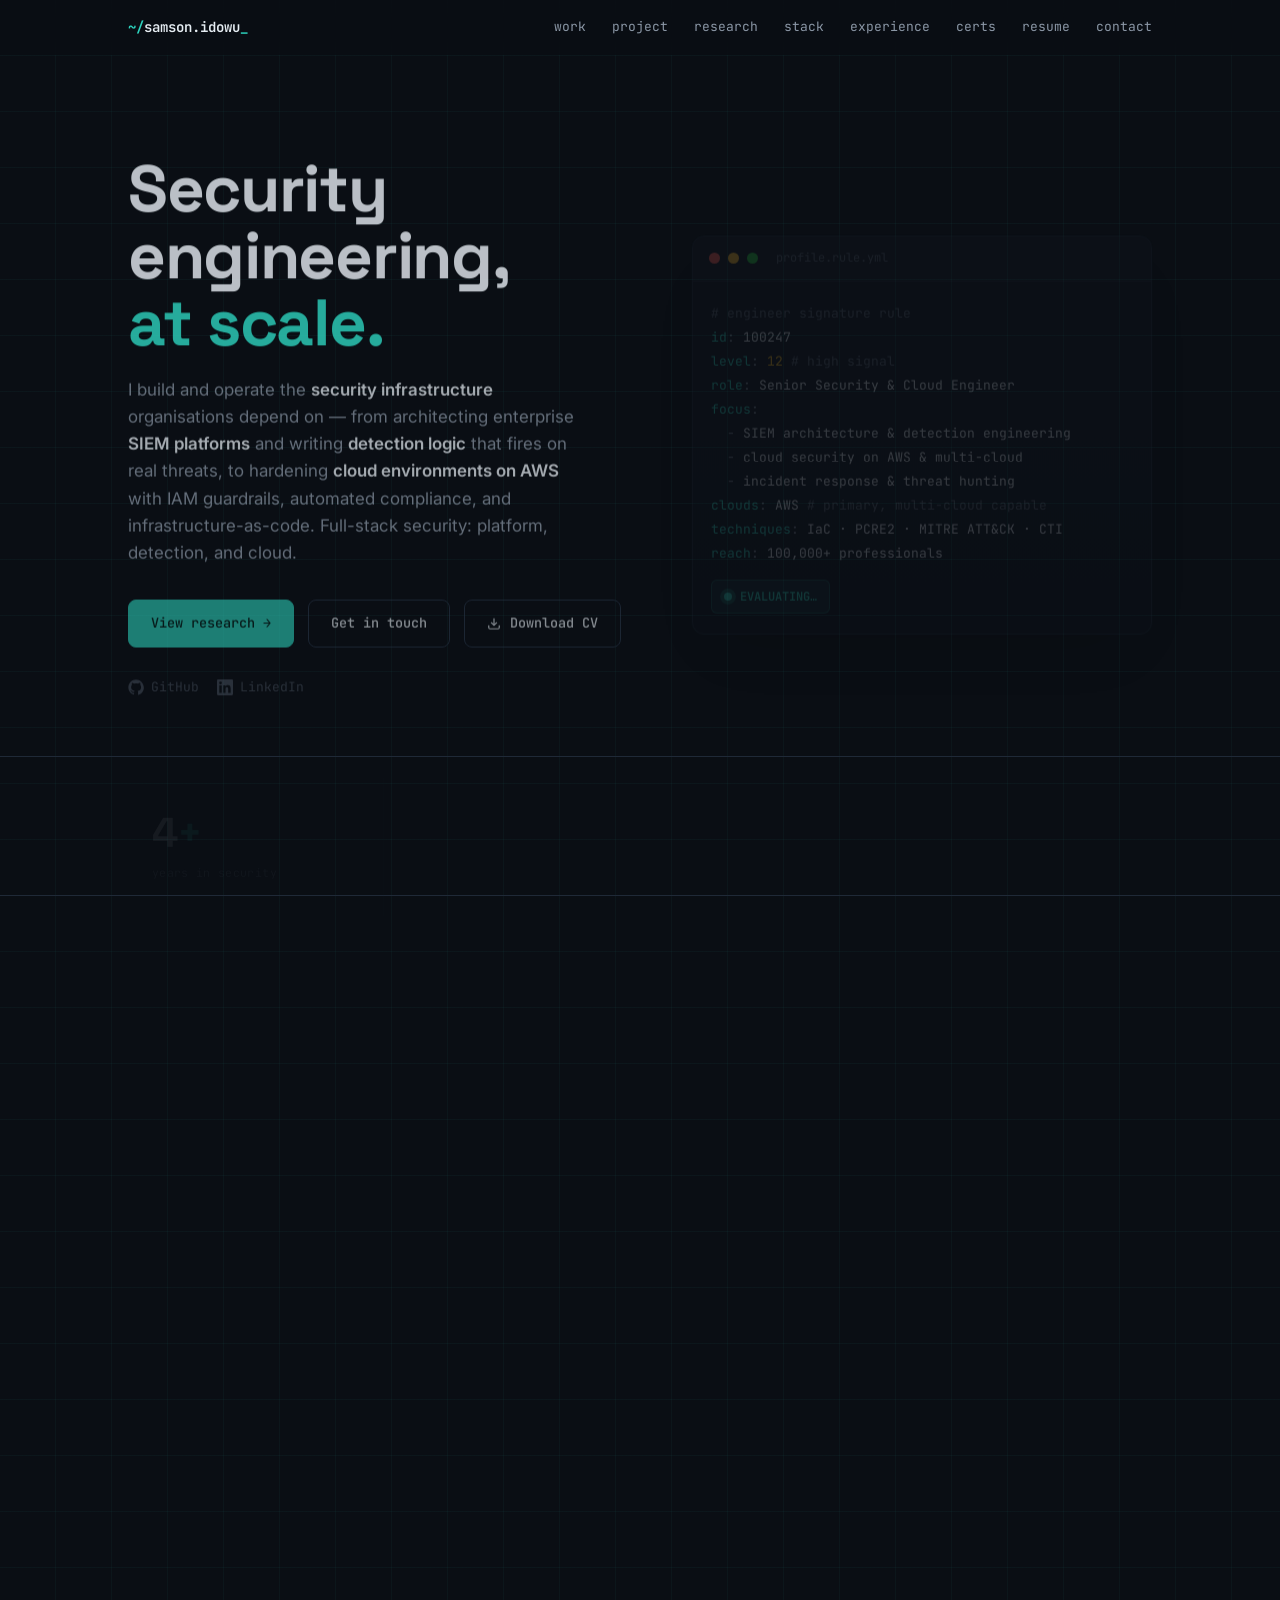
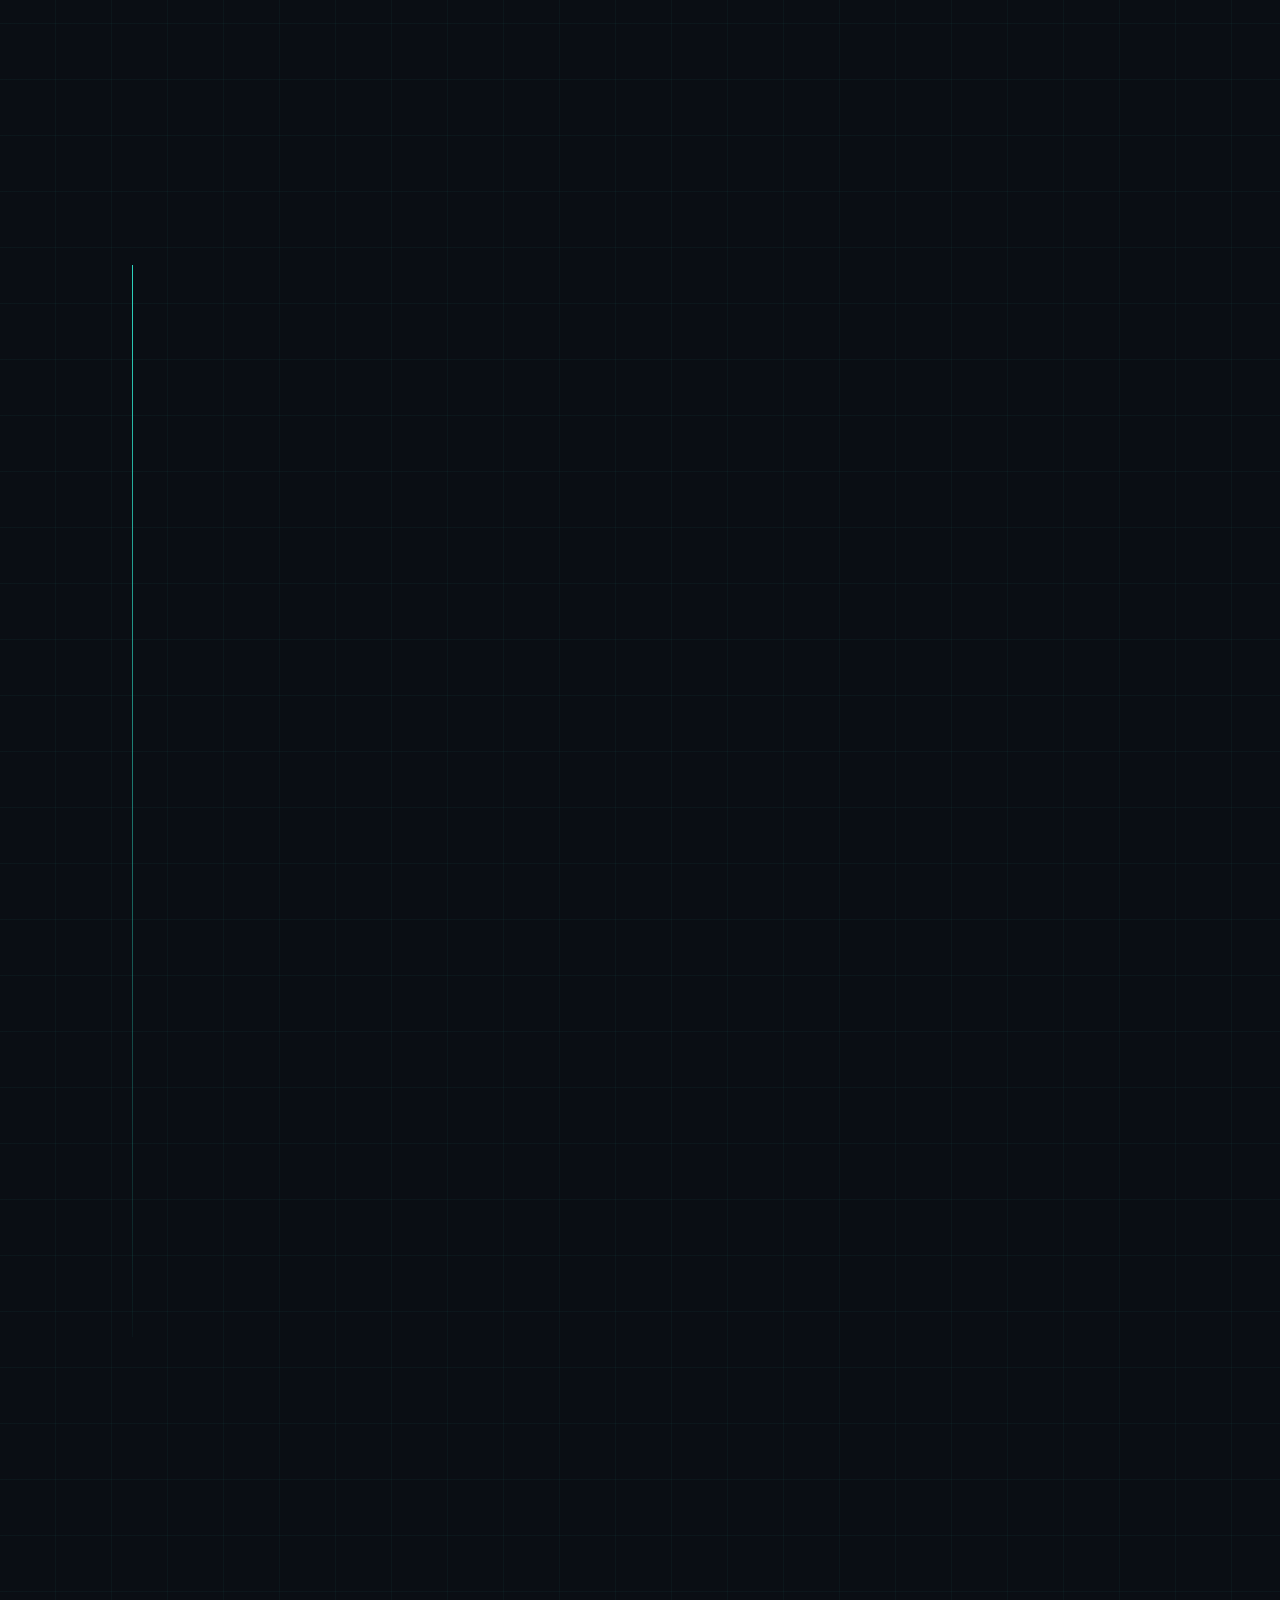
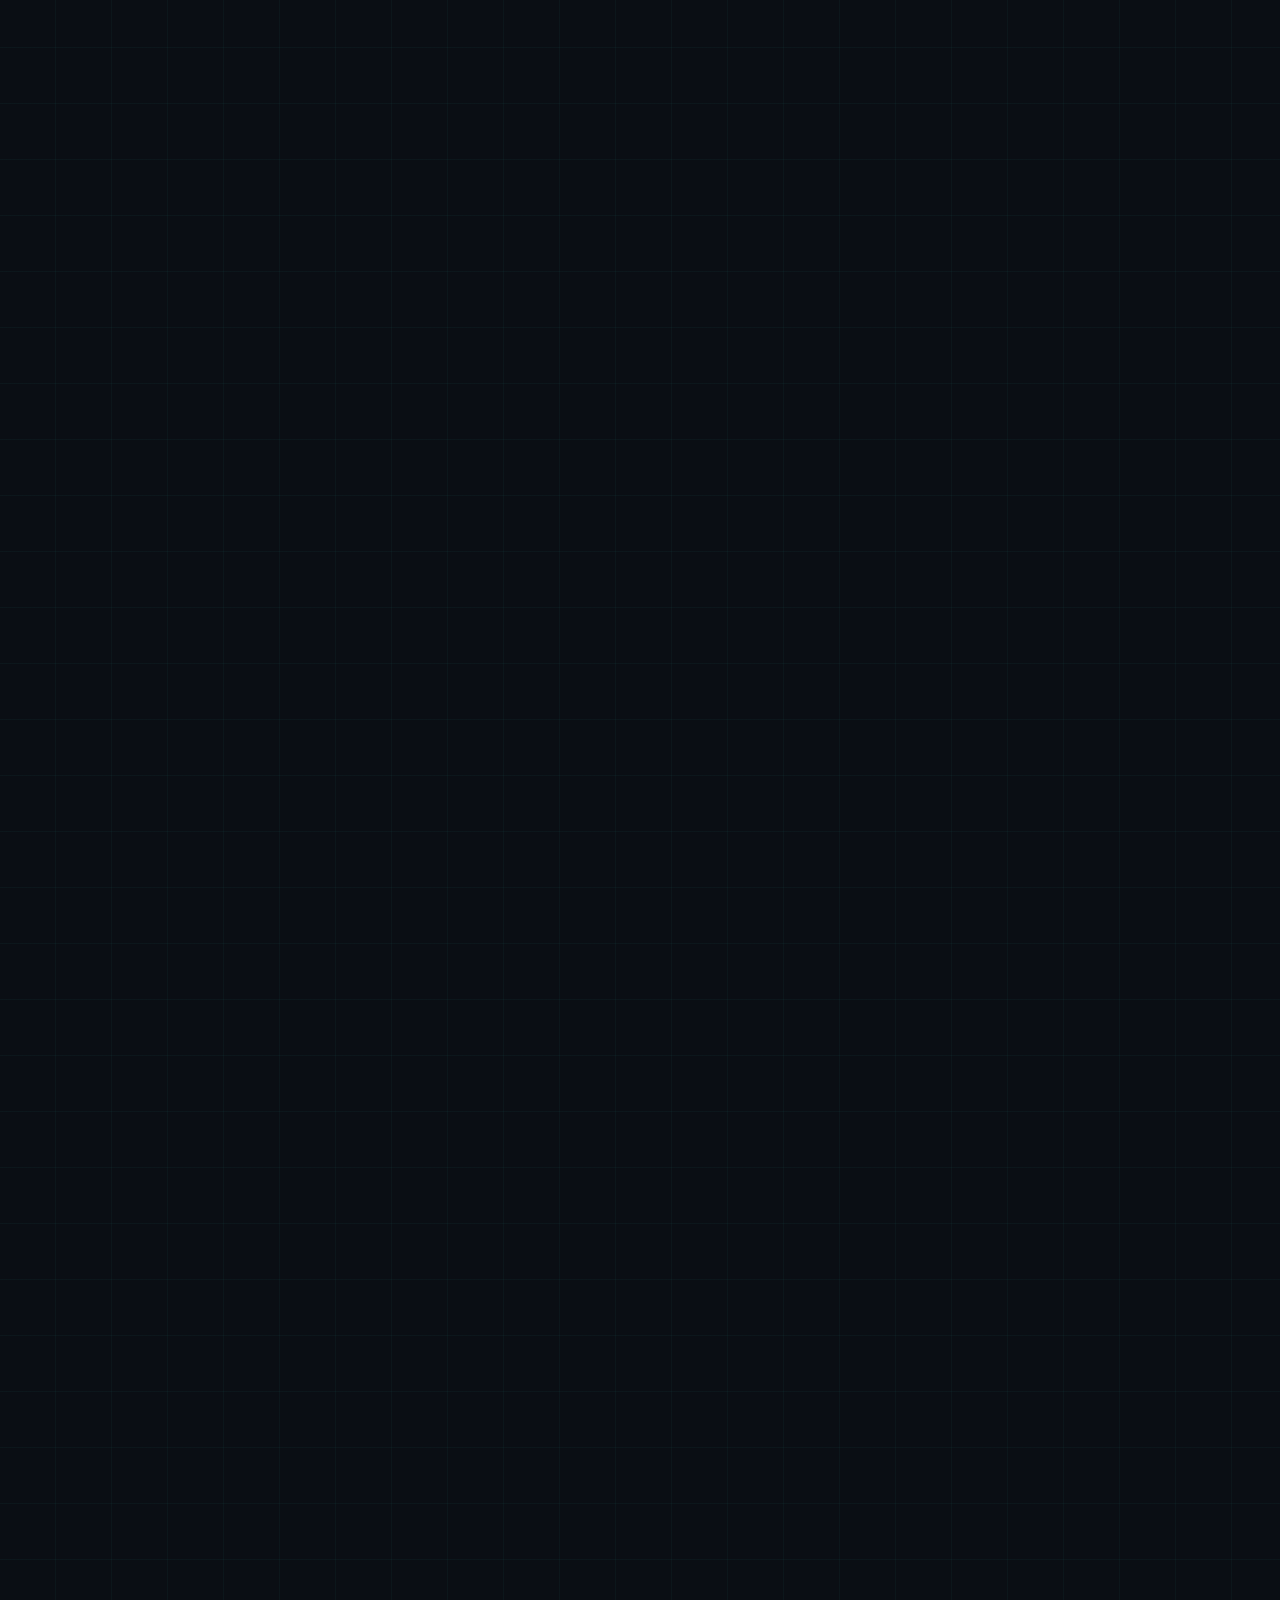
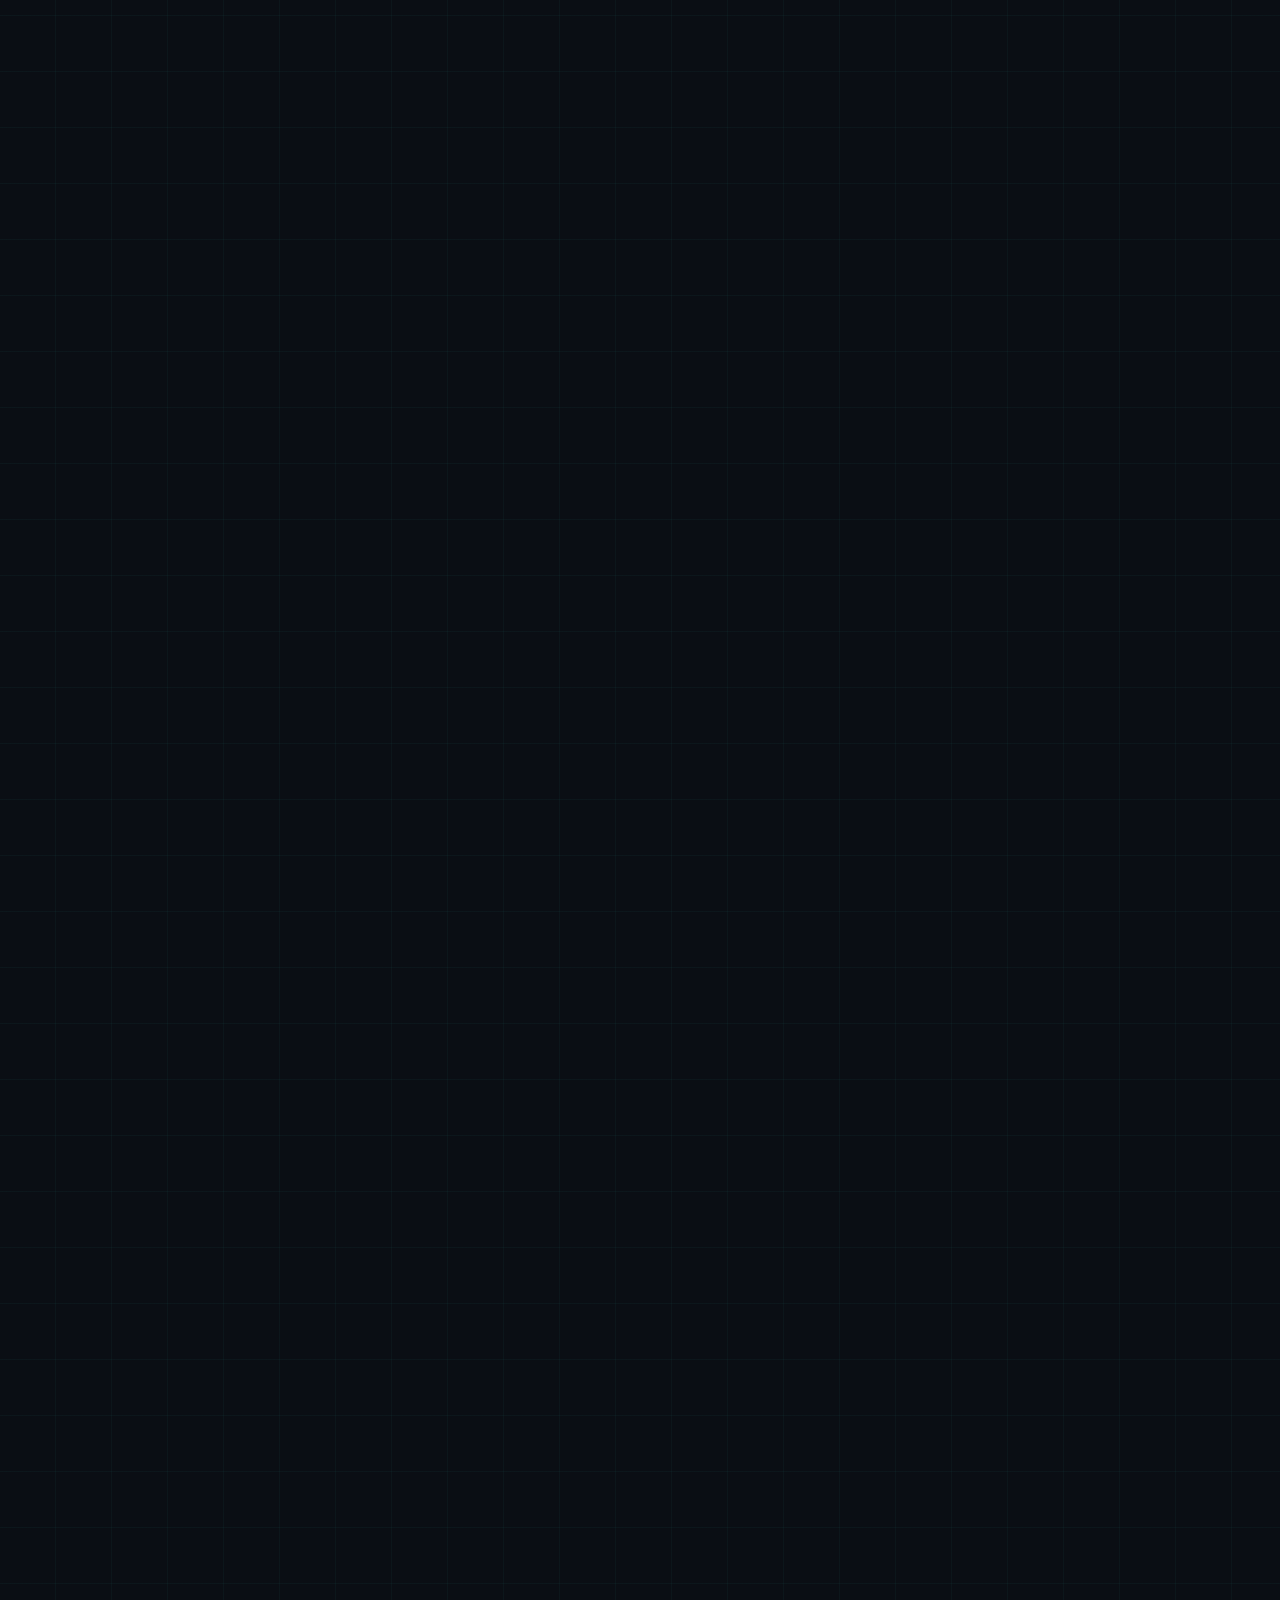
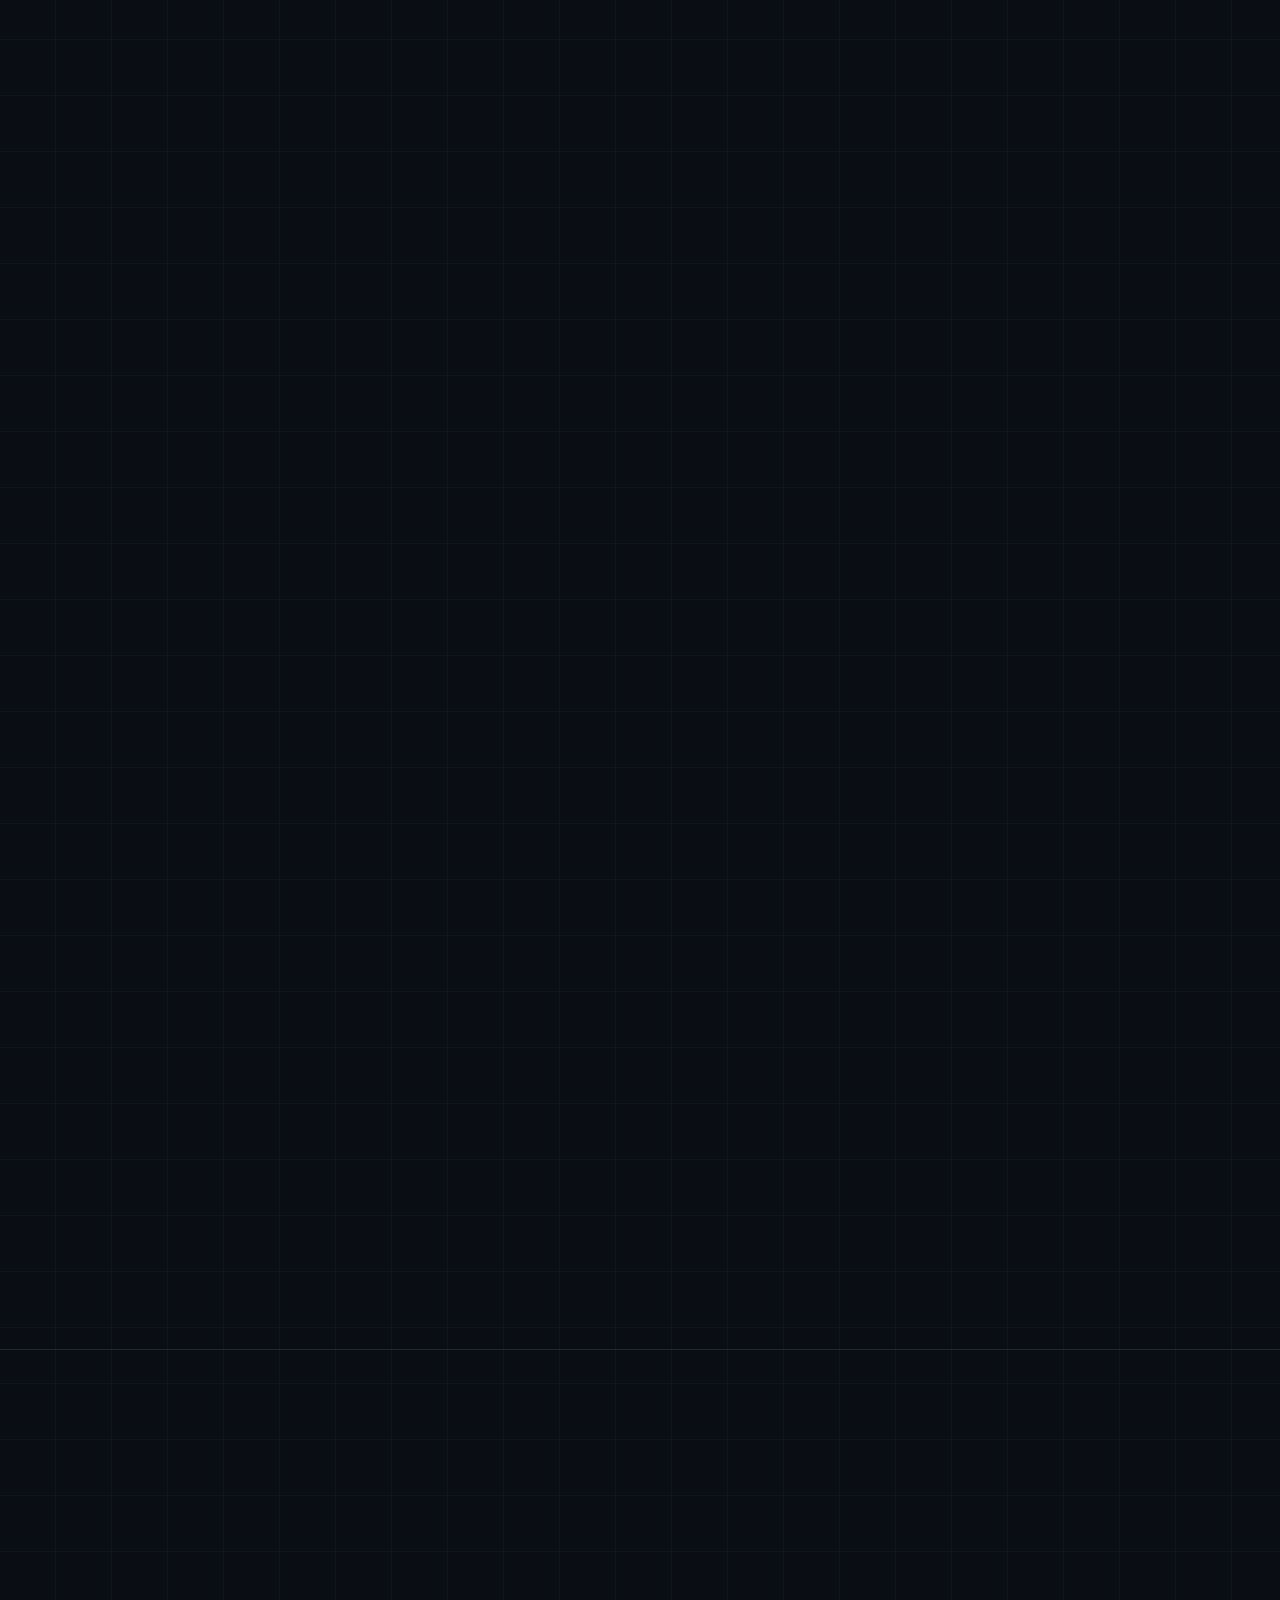
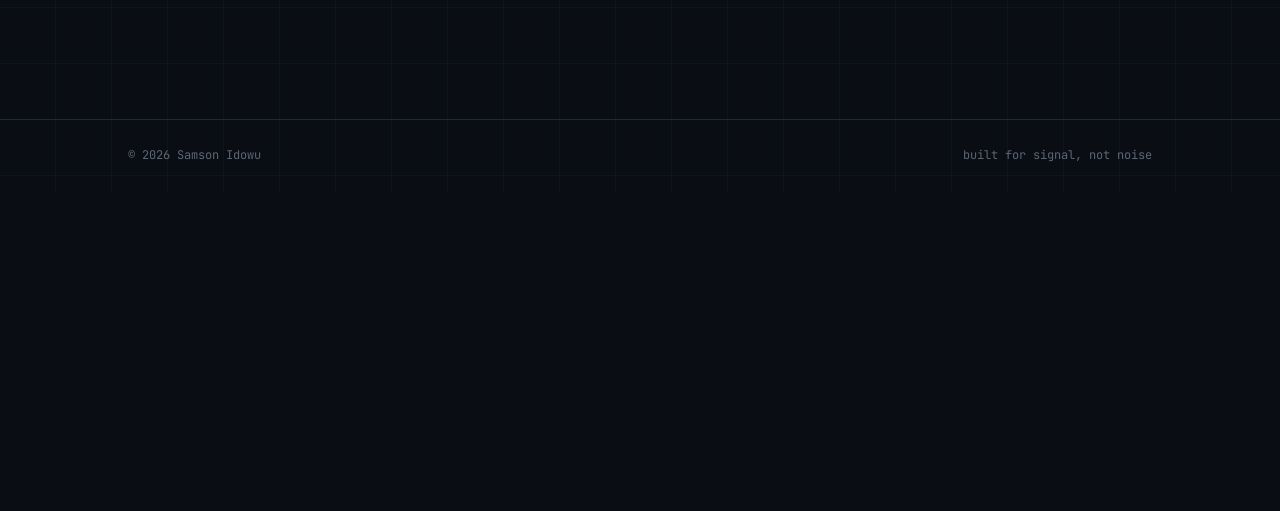
<file: about.html>
<!DOCTYPE html>
<html lang="en">
<head>
<meta charset="UTF-8" />
<meta name="viewport" content="width=device-width, initial-scale=1.0" />
<meta http-equiv="refresh" content="0;url=index.html" />
<title>Samson Idowu &mdash; Cybersecurity Engineer</title>
<style>
  :root { --bg: #0a0e14; --accent: #2dd4bf; --text: #e6edf3; --muted: #8b97a6; }
  * { box-sizing: border-box; margin: 0; padding: 0; }
  body {
    font-family: "JetBrains Mono", ui-monospace, monospace;
    background: var(--bg); color: var(--text);
    display: flex; align-items: center; justify-content: center;
    min-height: 100vh; text-align: center; padding: 24px;
  }
  a { color: var(--accent); text-decoration: none; }
  p { color: var(--muted); font-size: 13px; margin-top: 12px; }
</style>
</head>
<body>
  <div>
    <p>Redirecting&hellip; <a href="index.html">go to portfolio &rarr;</a></p>
  </div>
</body>
</html>
</file>
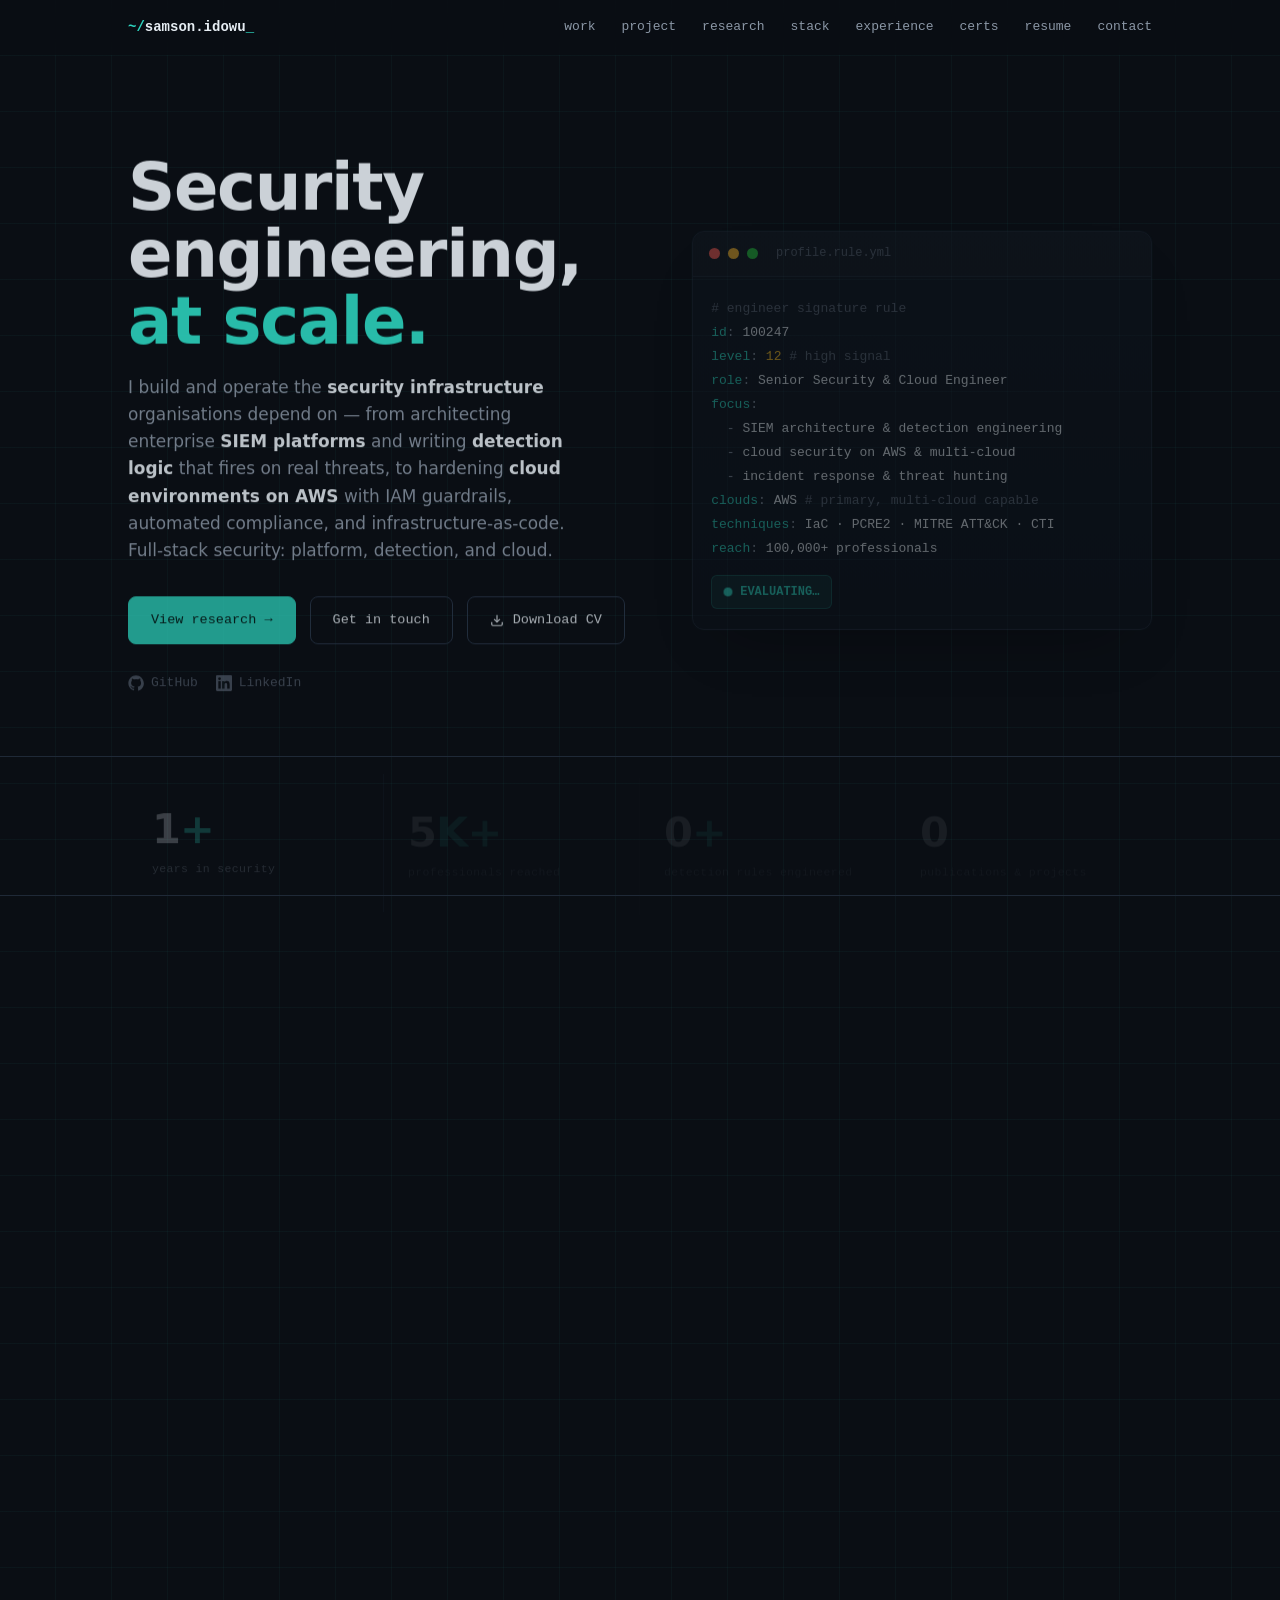
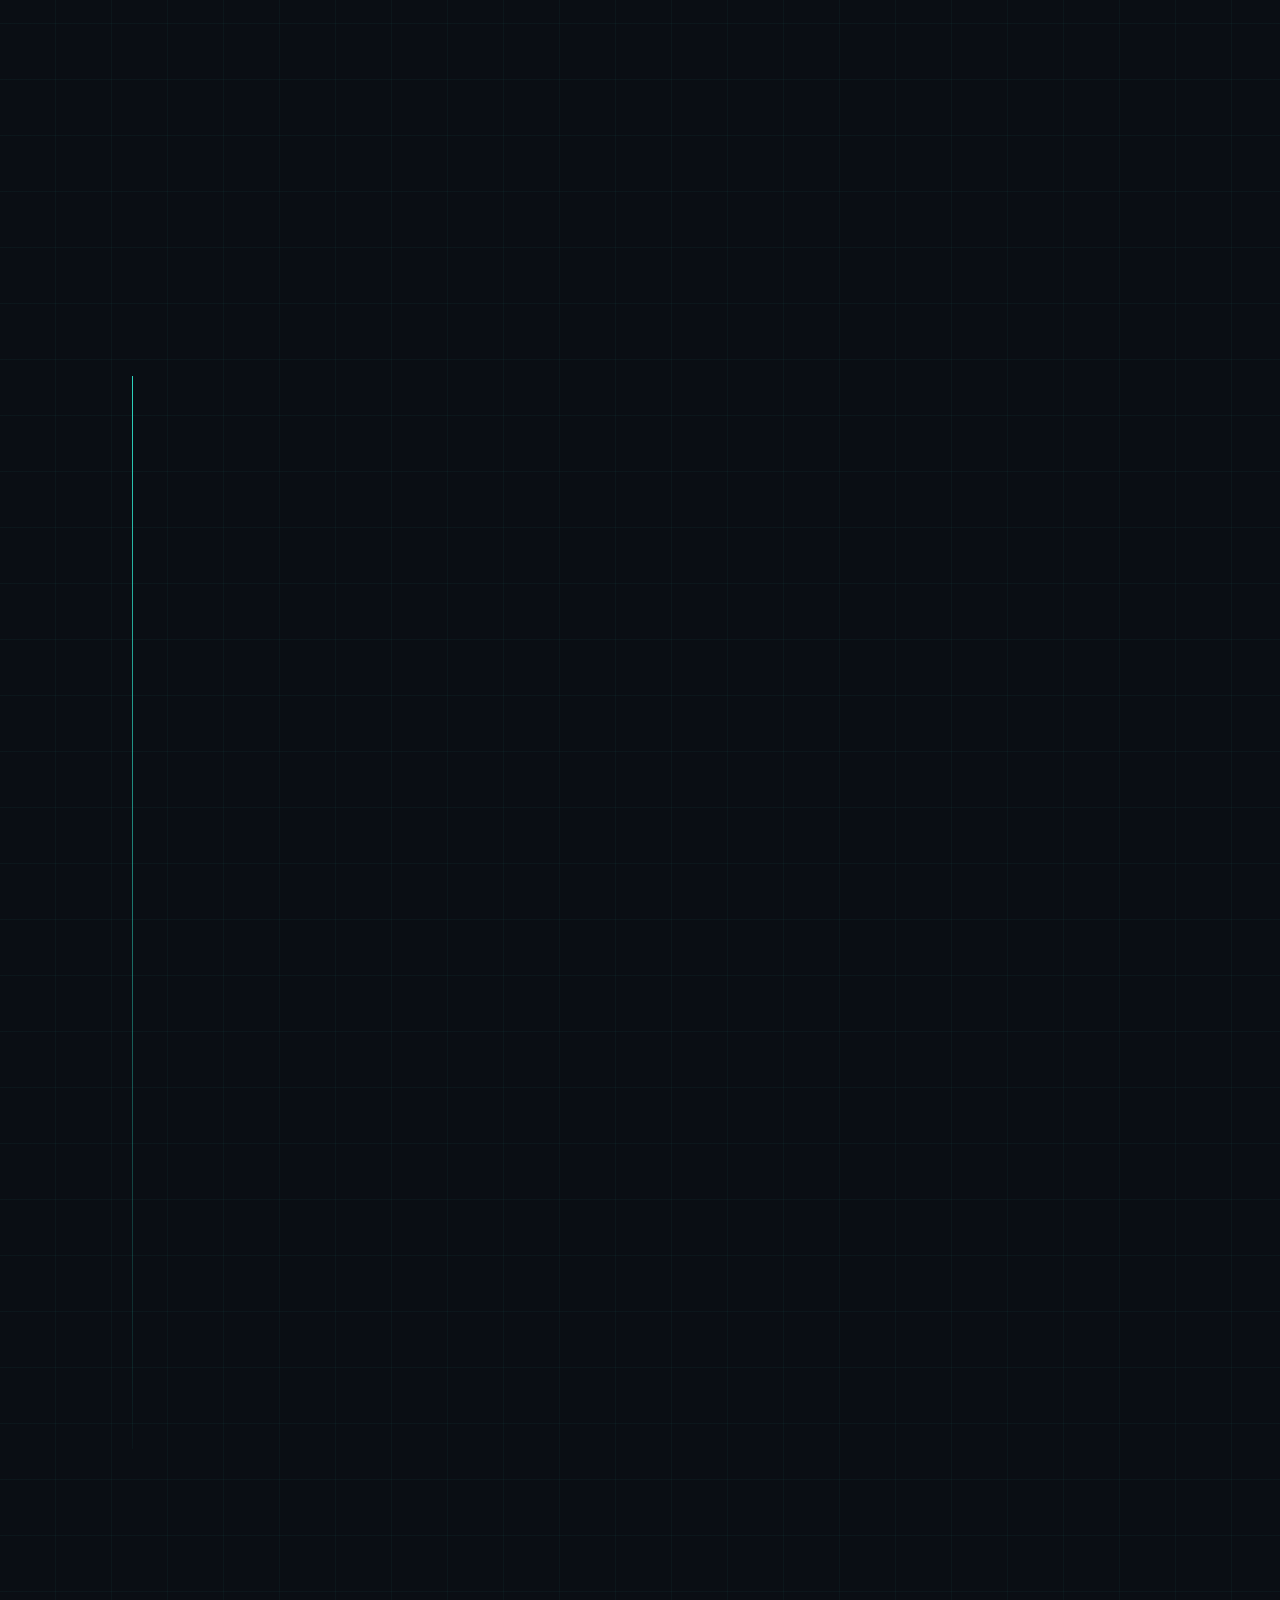
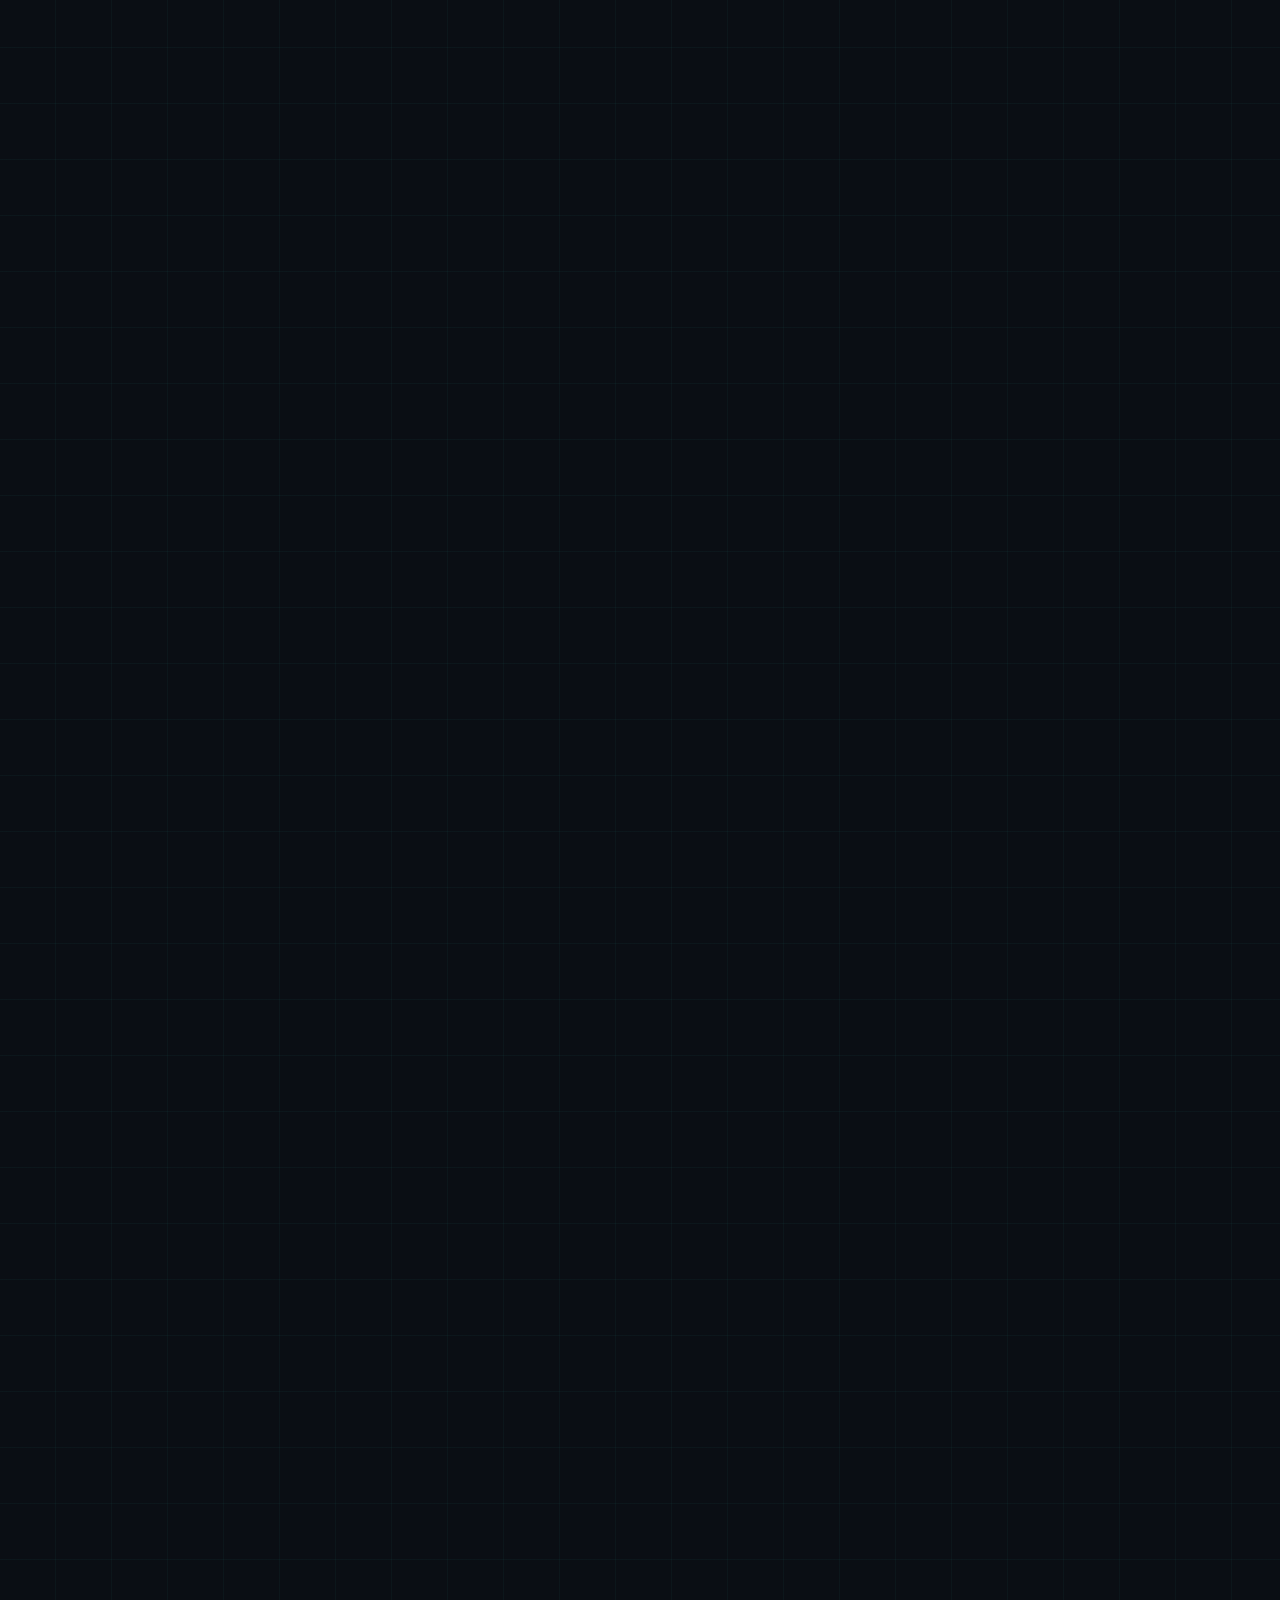
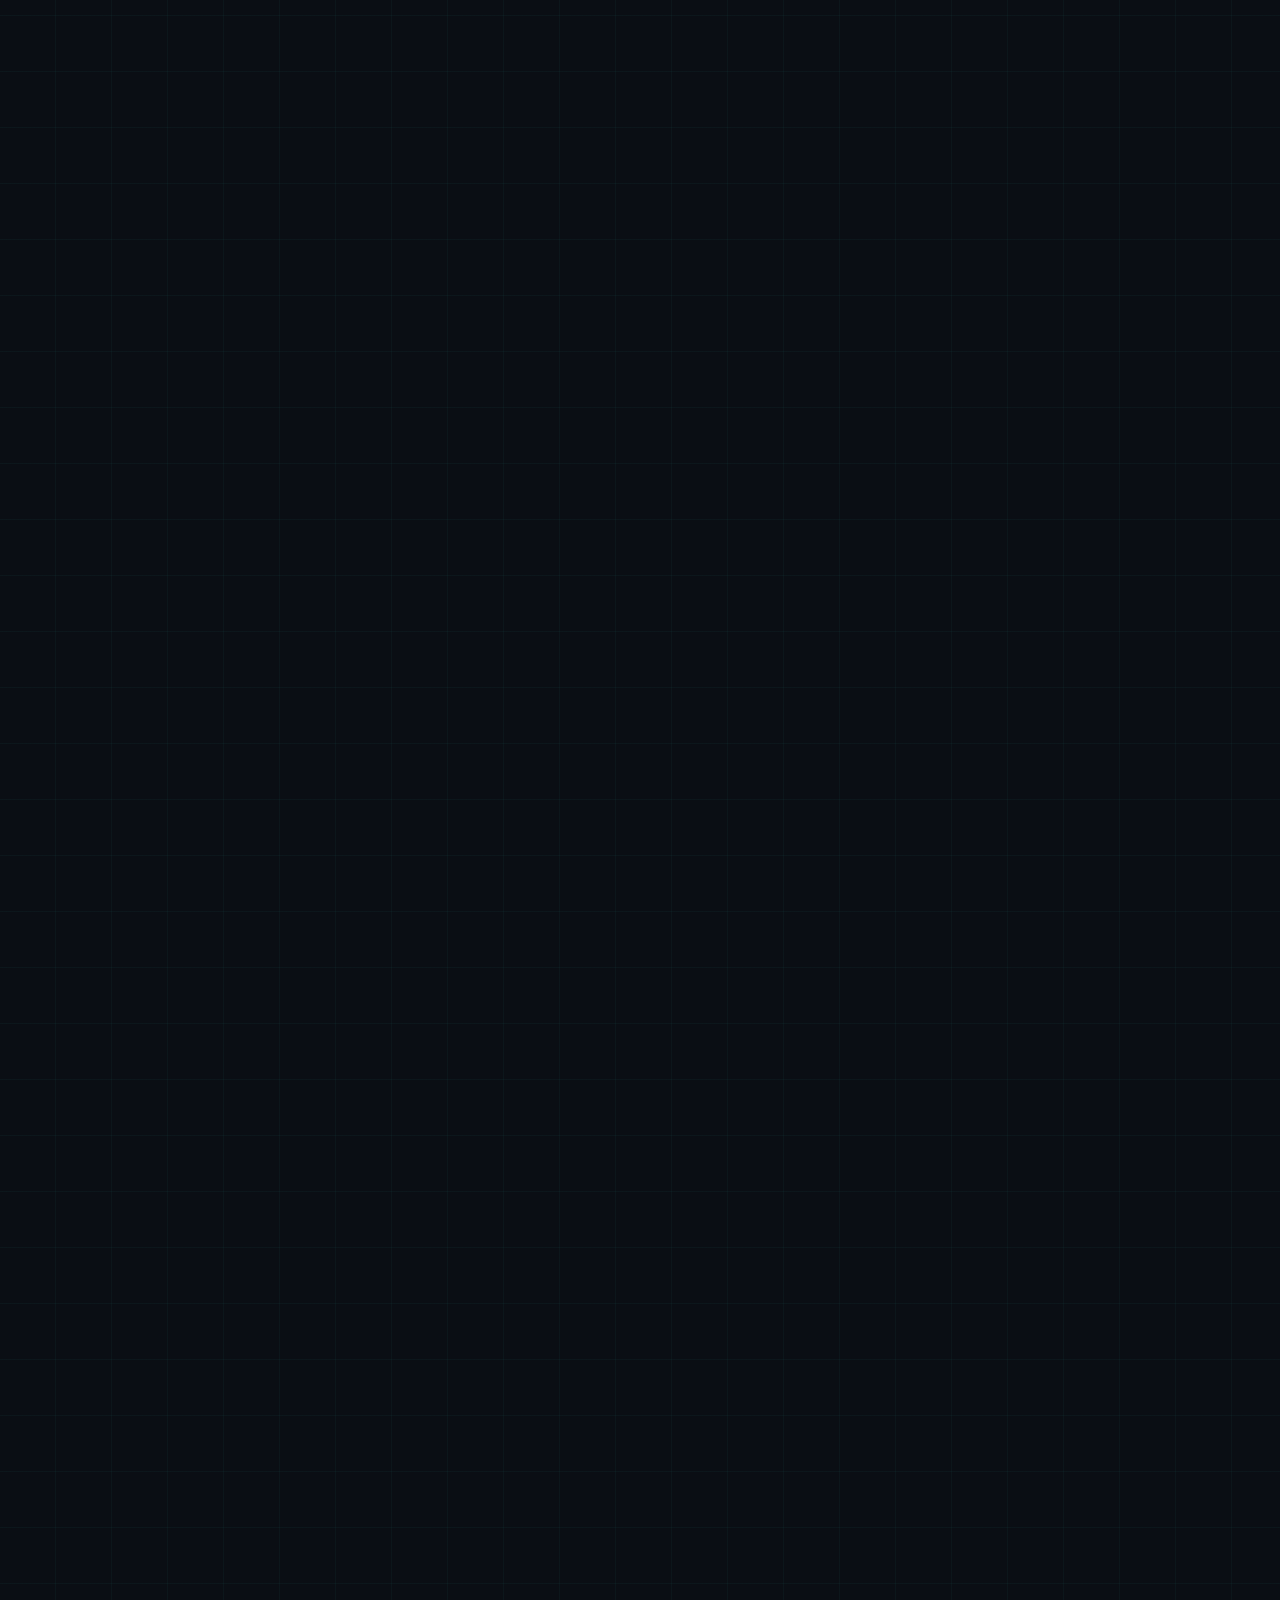
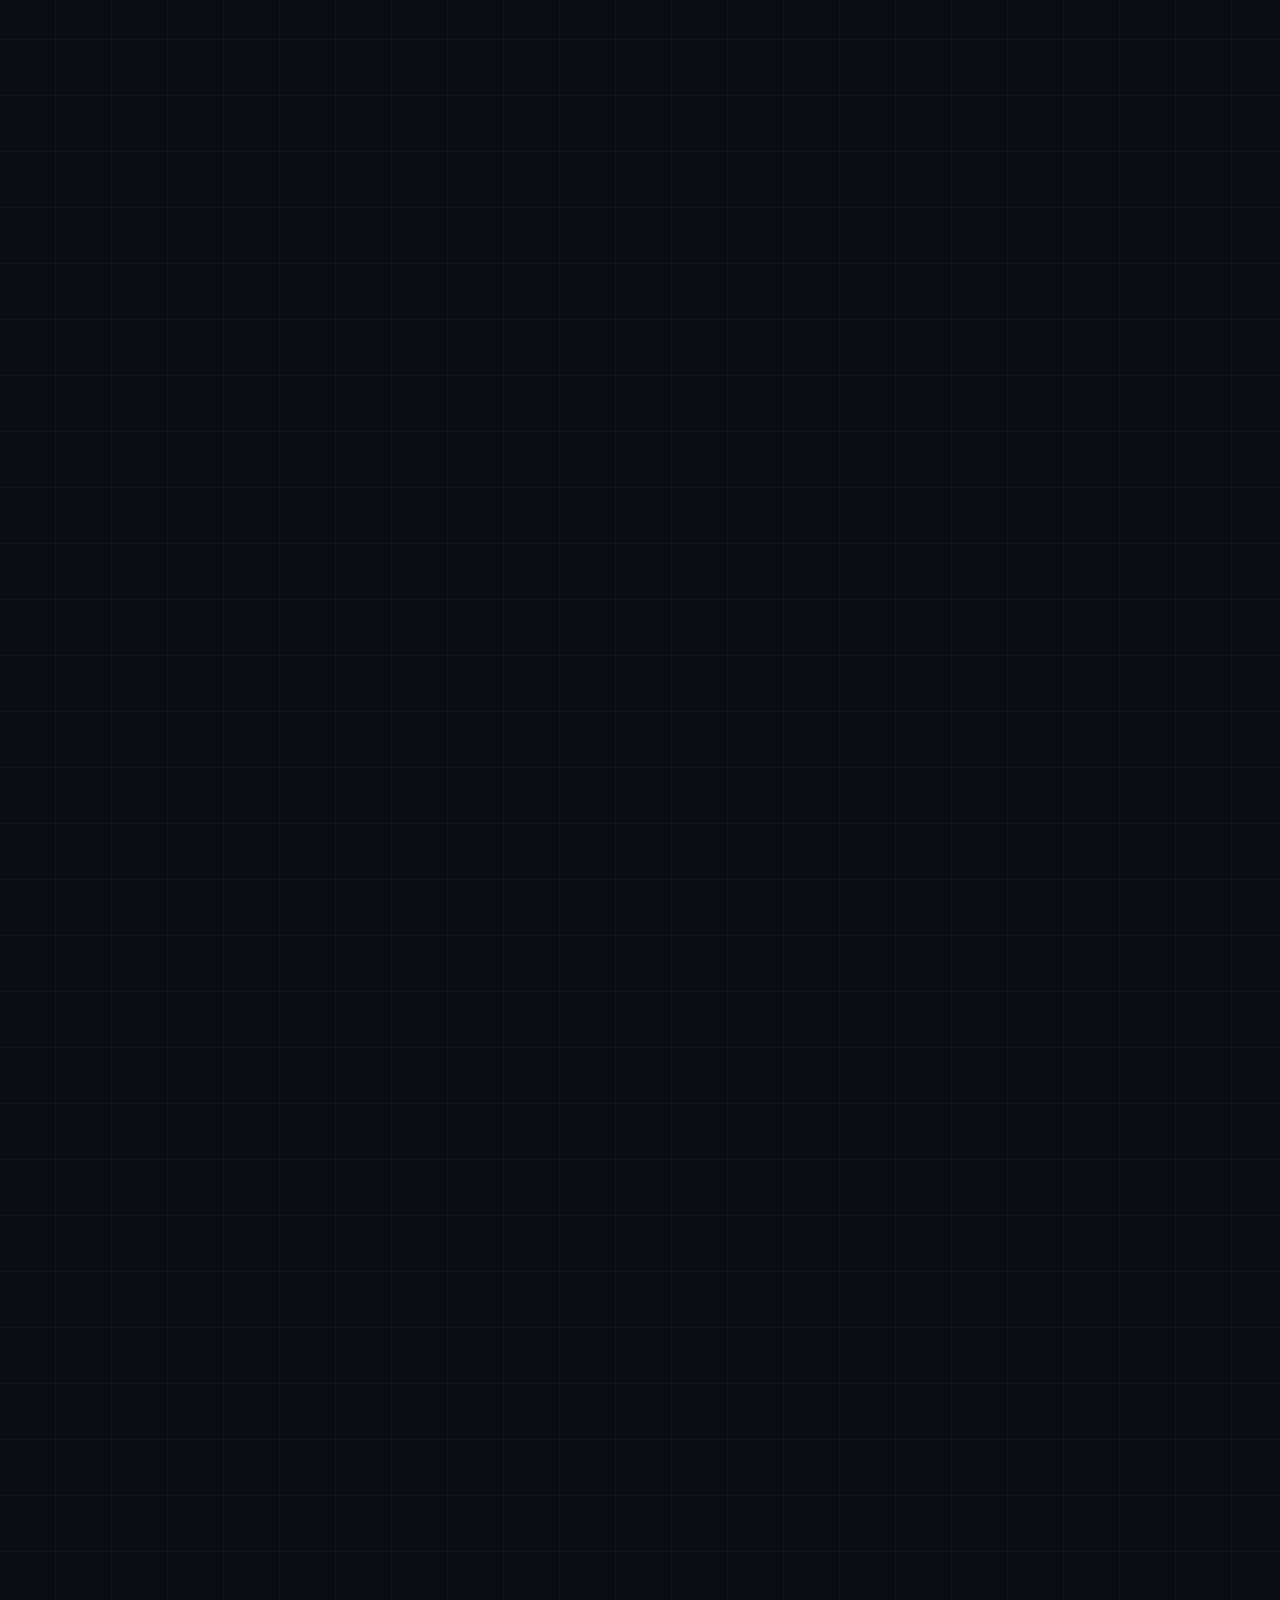
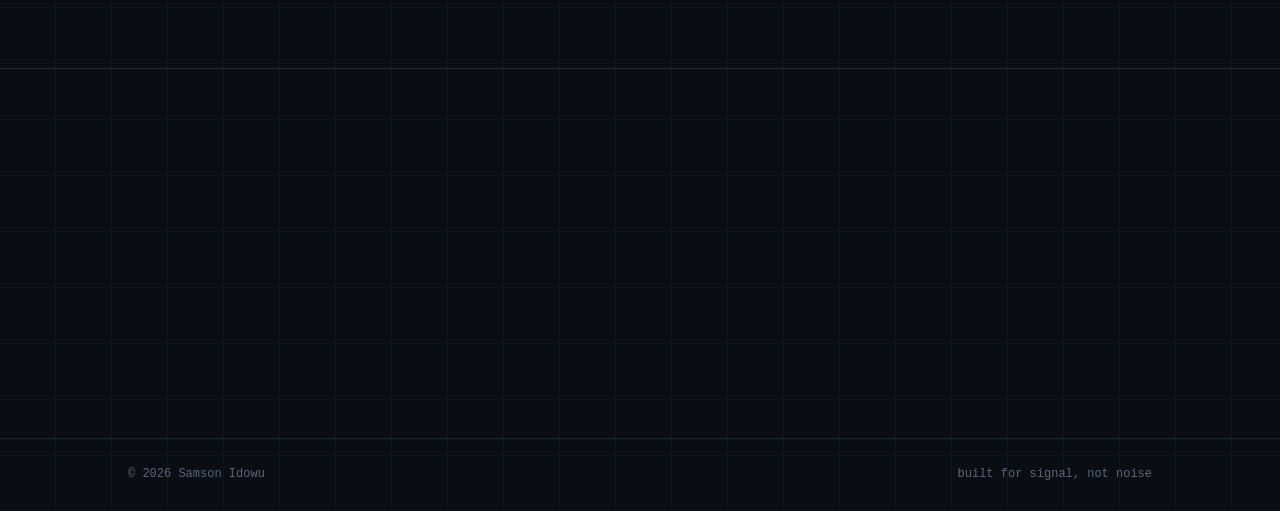
<file: contact.html>
<!DOCTYPE html>
<html lang="en">
<head>
<meta charset="UTF-8" />
<meta name="viewport" content="width=device-width, initial-scale=1.0" />
<meta http-equiv="refresh" content="0;url=index.html#contact" />
<title>Contact &mdash; Samson Idowu</title>
<style>
  :root { --bg: #0a0e14; --accent: #2dd4bf; --text: #e6edf3; --muted: #8b97a6; }
  * { box-sizing: border-box; margin: 0; padding: 0; }
  body {
    font-family: "JetBrains Mono", ui-monospace, monospace;
    background: var(--bg); color: var(--text);
    display: flex; align-items: center; justify-content: center;
    min-height: 100vh; text-align: center; padding: 24px;
  }
  a { color: var(--accent); text-decoration: none; }
  p { color: var(--muted); font-size: 13px; margin-top: 12px; }
</style>
</head>
<body>
  <div>
    <p>Redirecting&hellip; <a href="index.html#contact">go to contact &rarr;</a></p>
  </div>
</body>
</html>
</file>
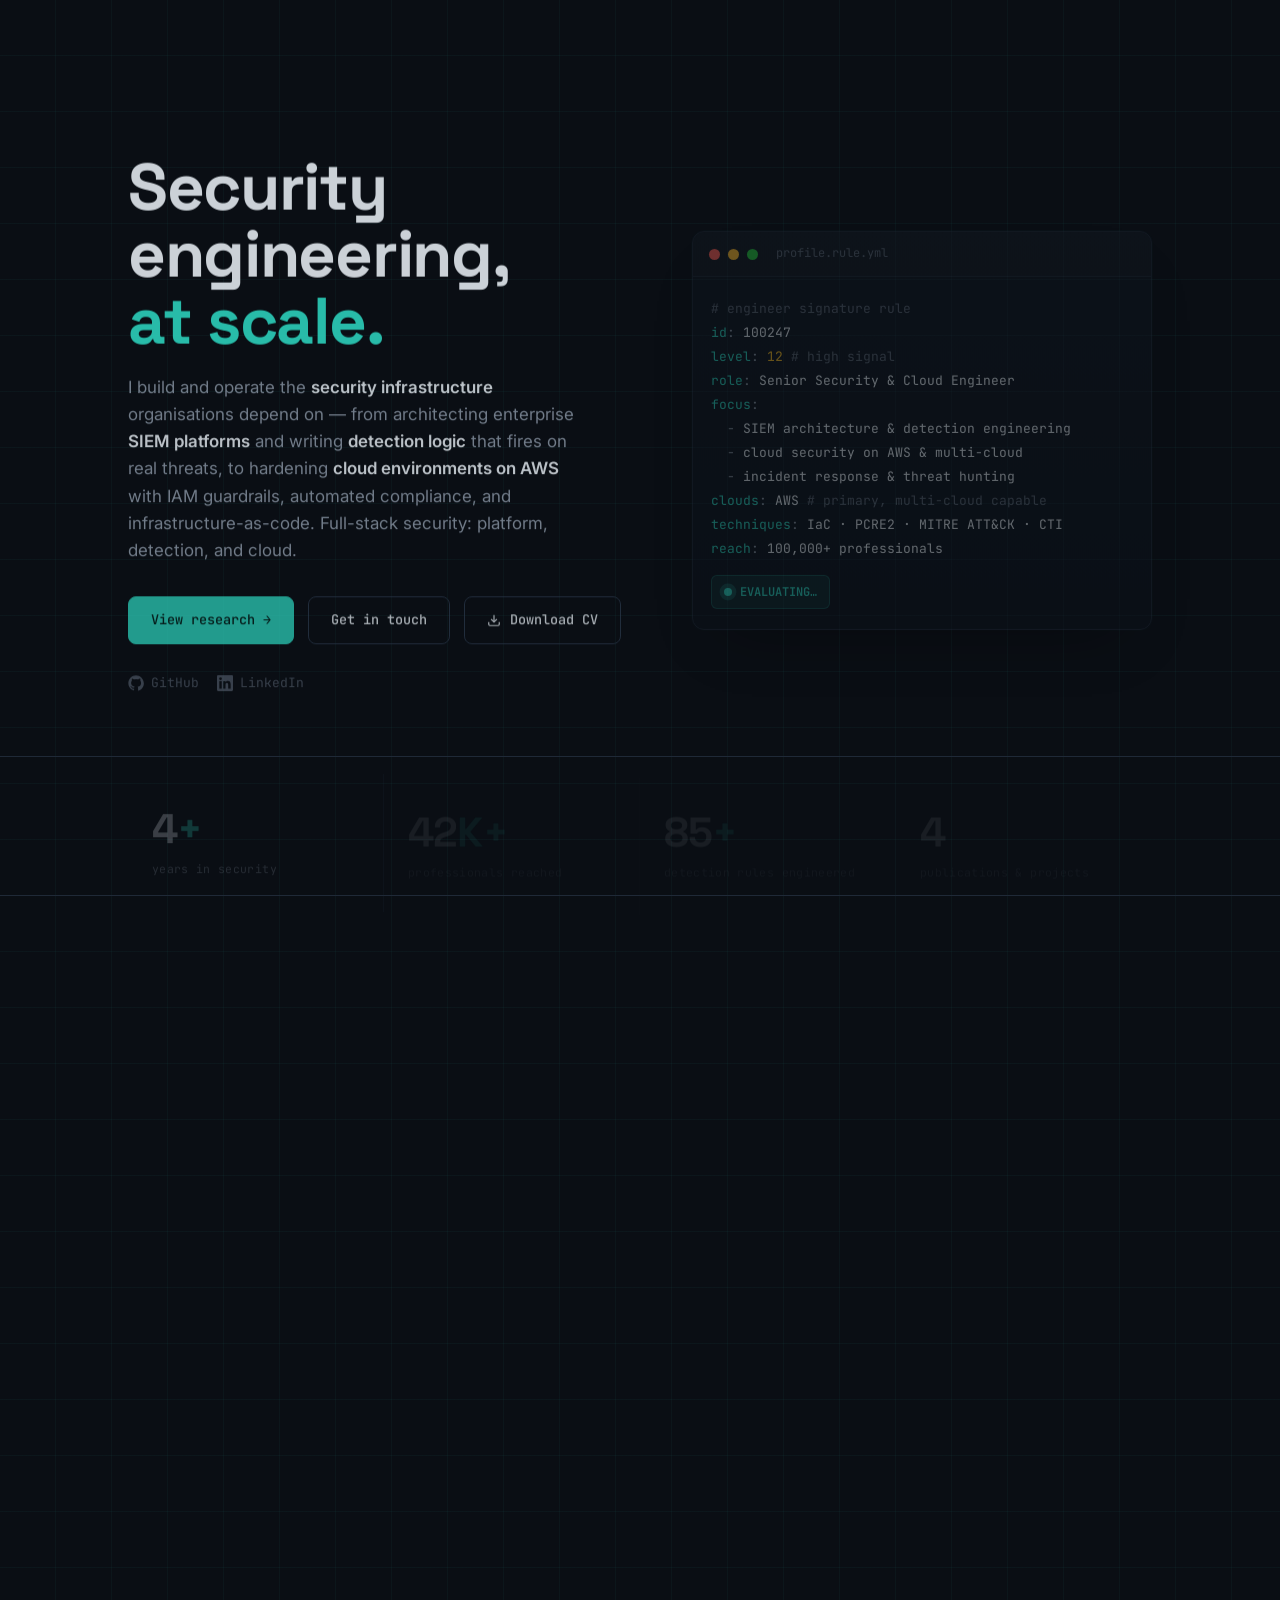
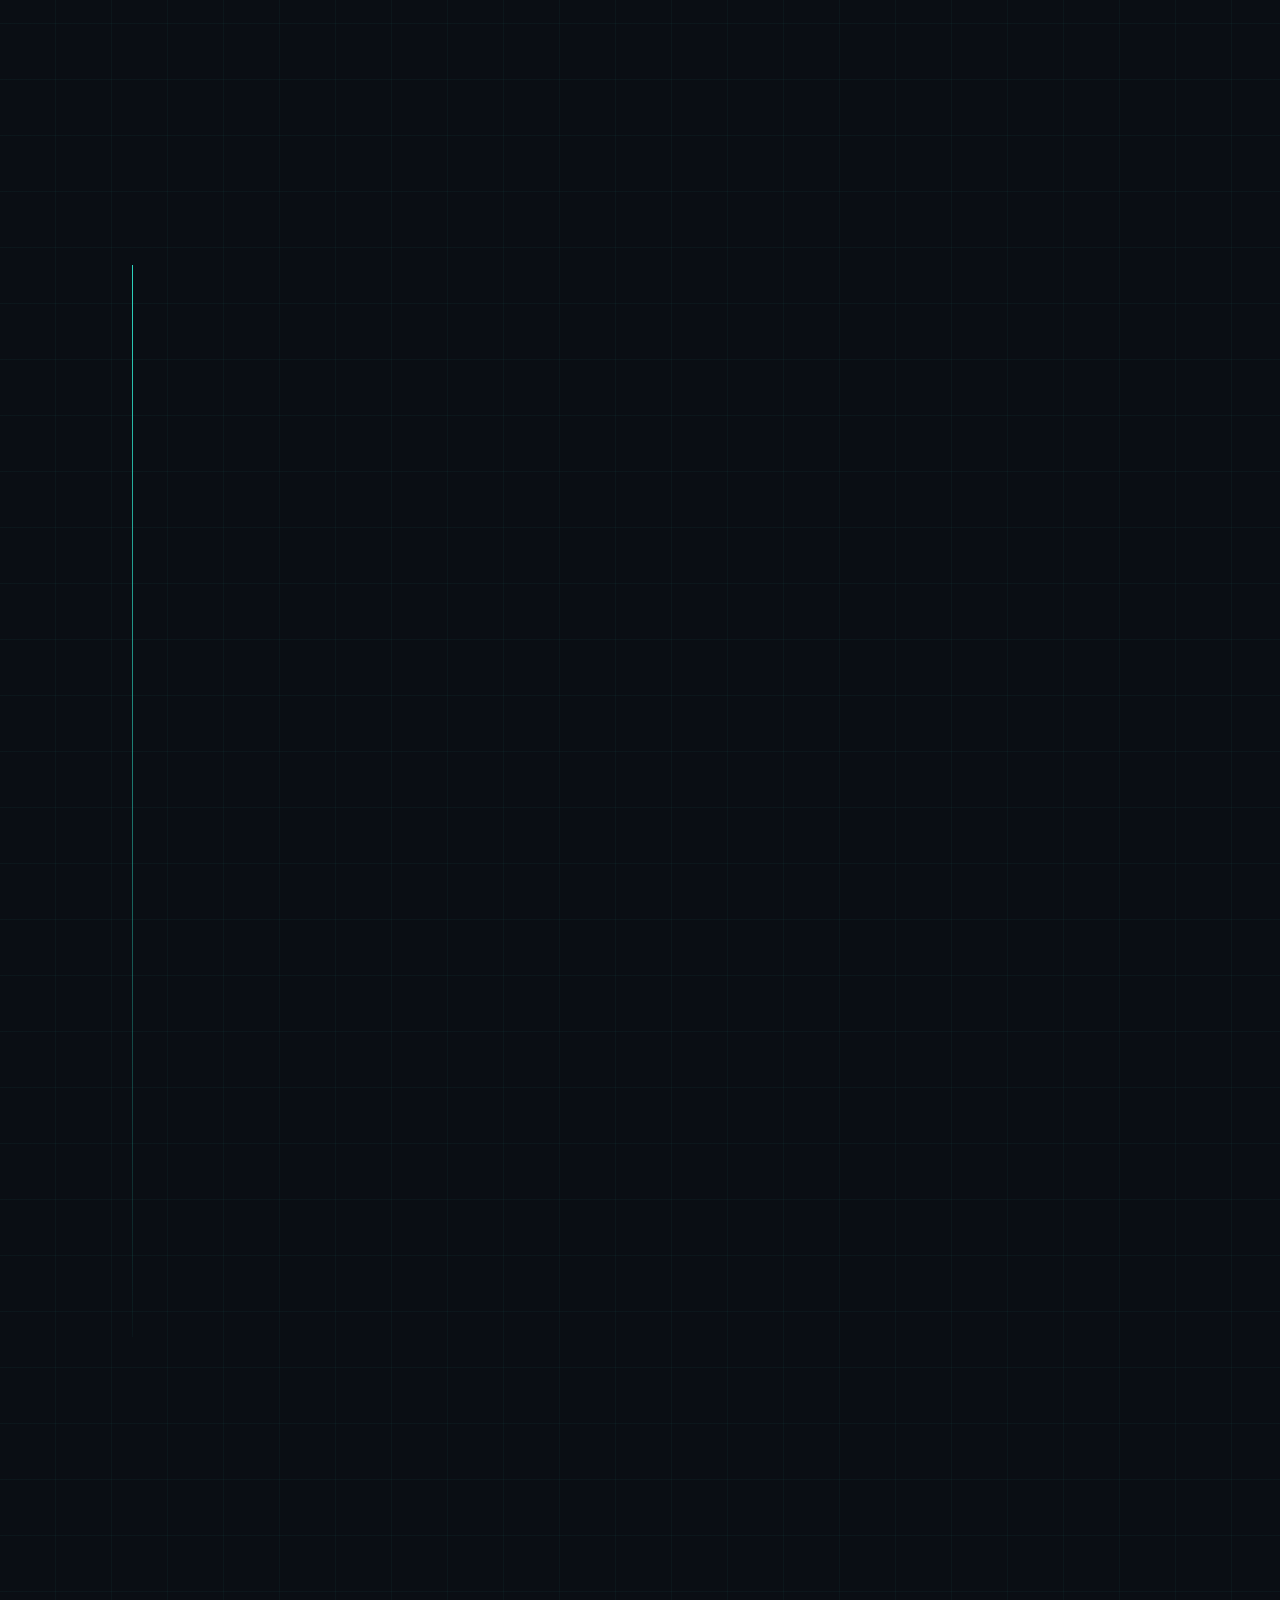
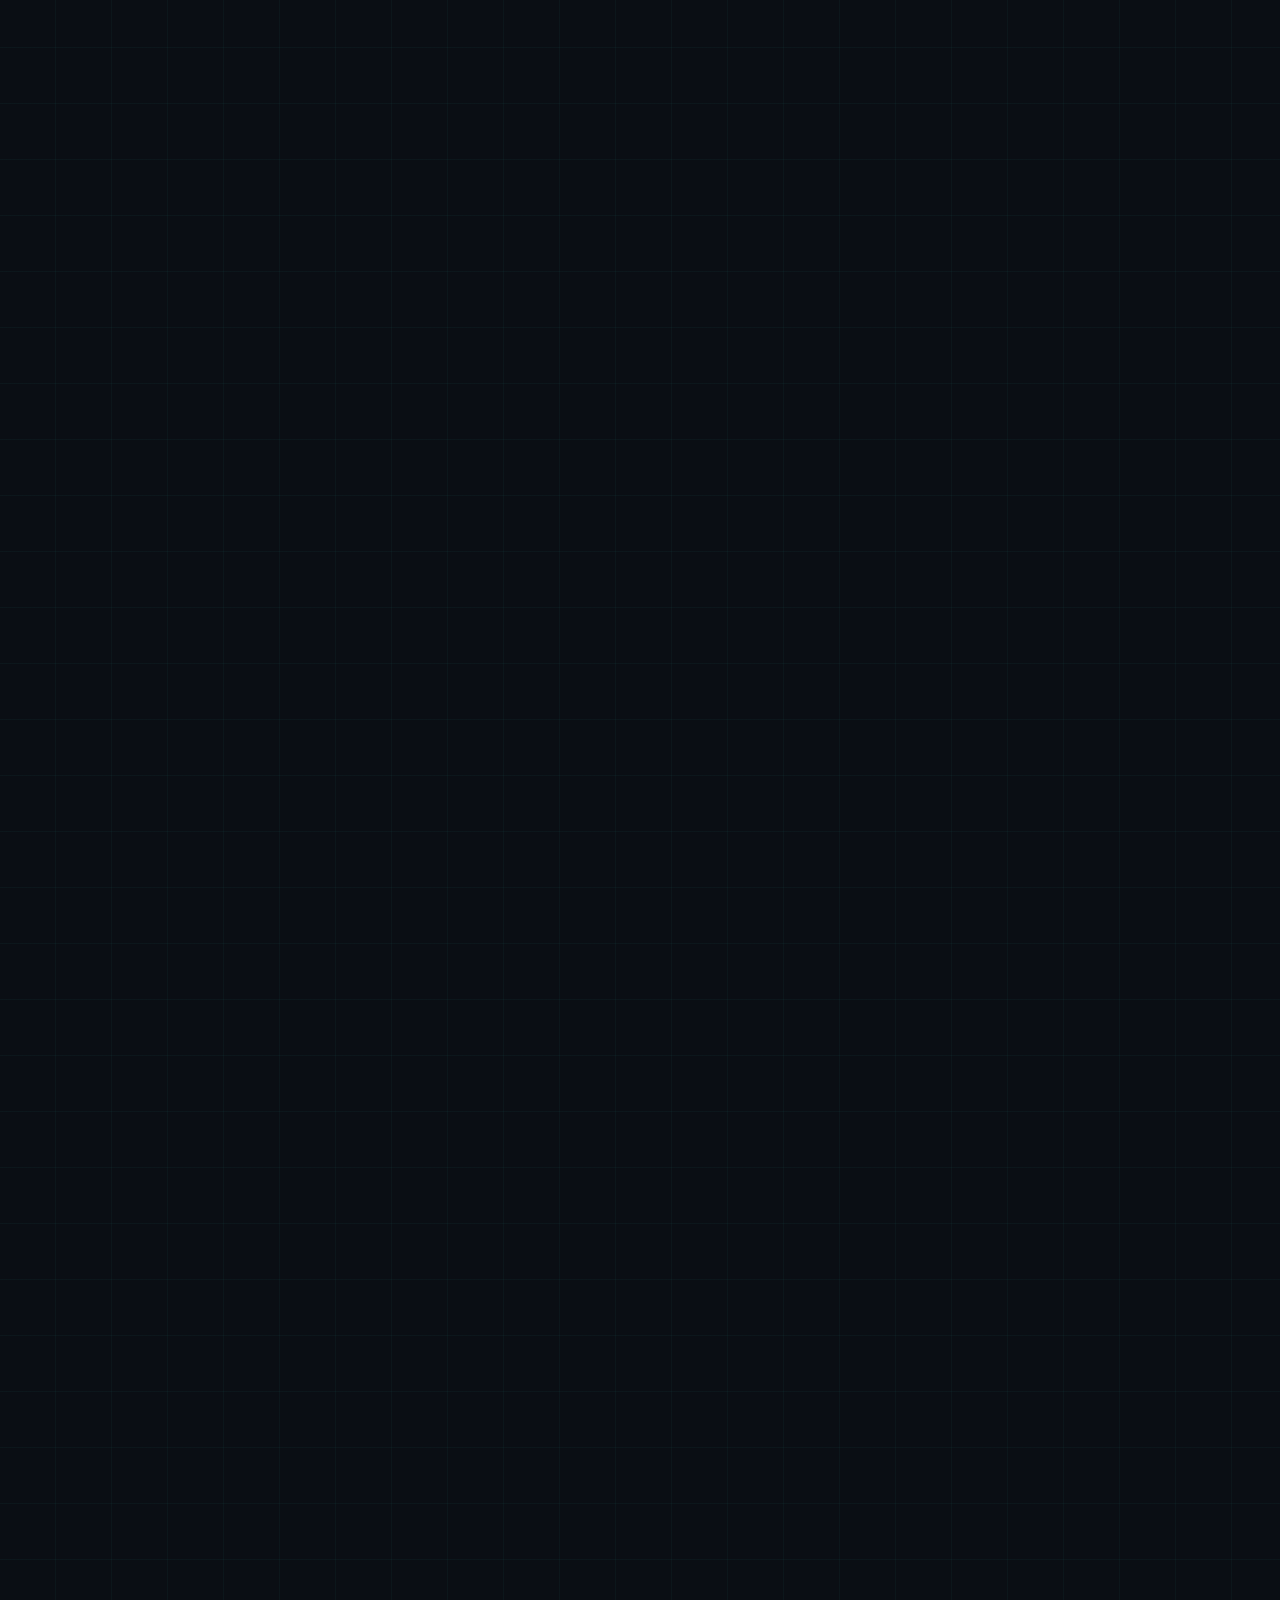
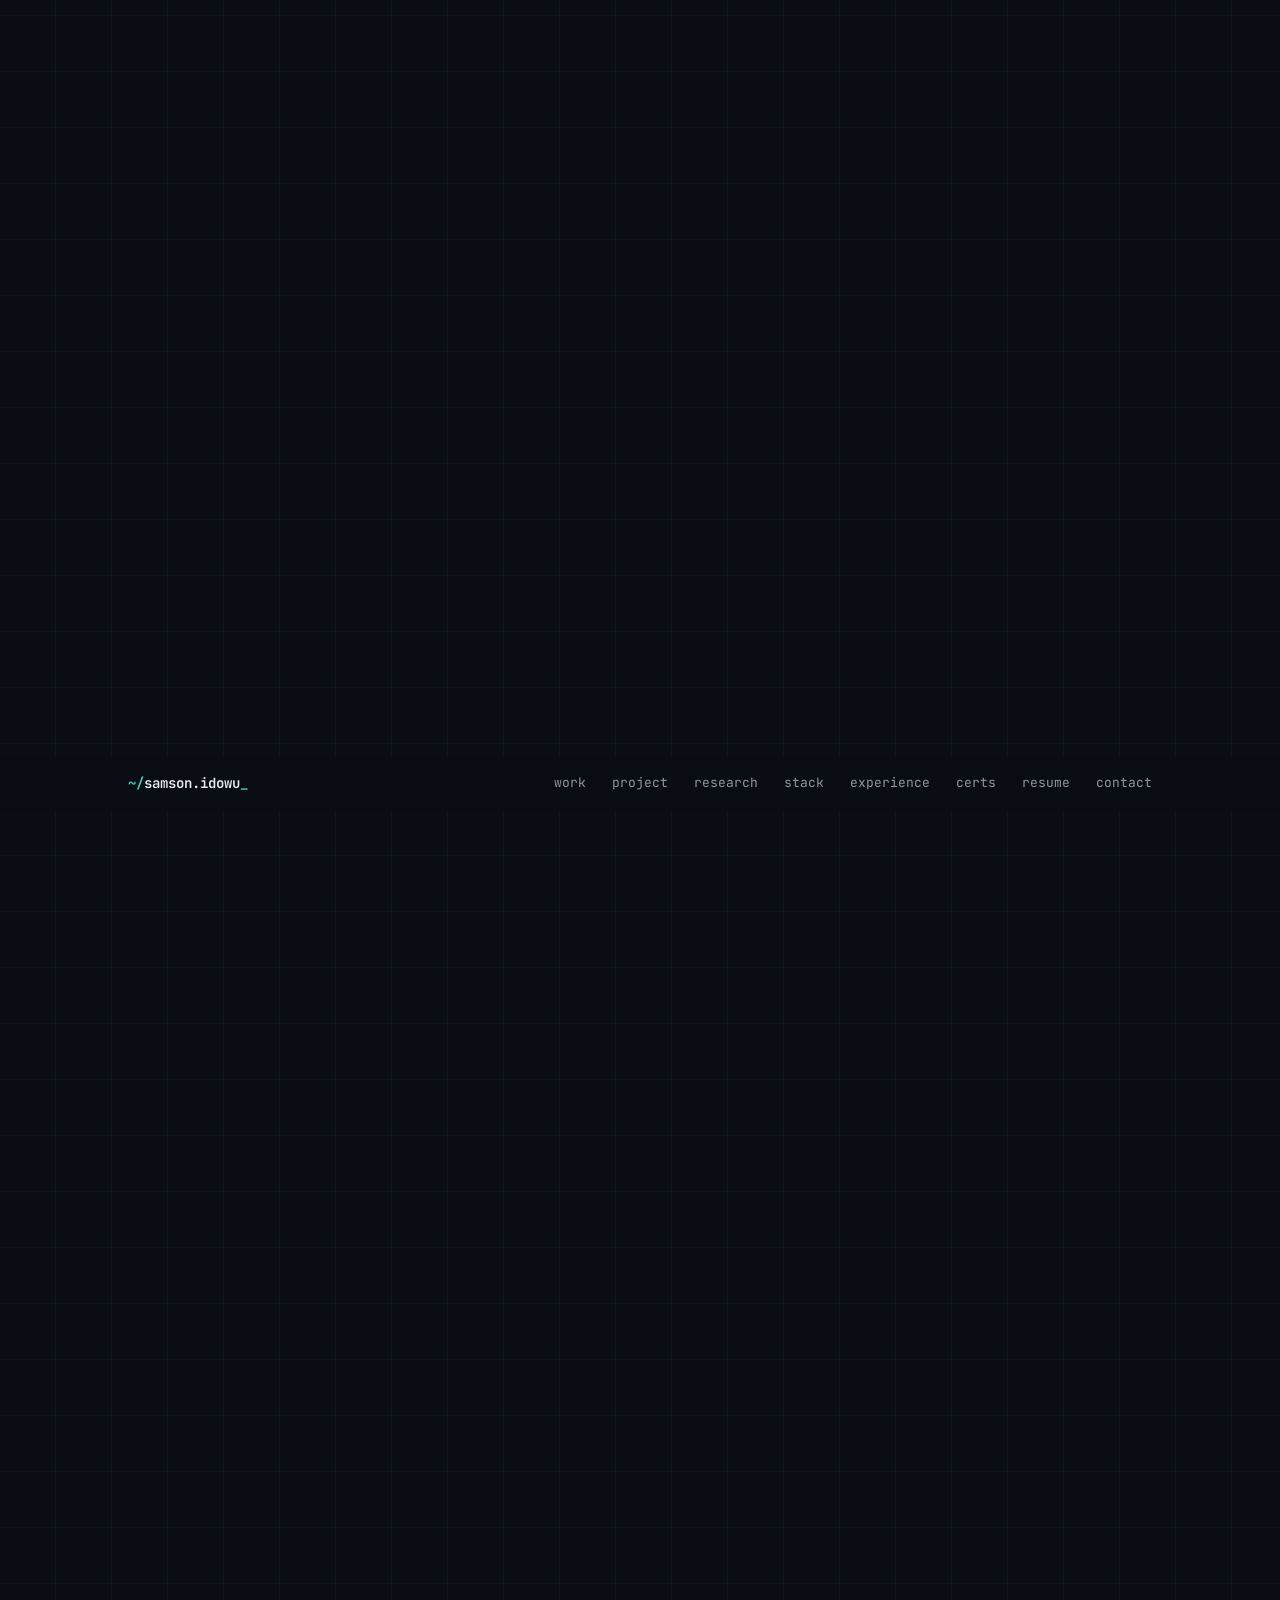
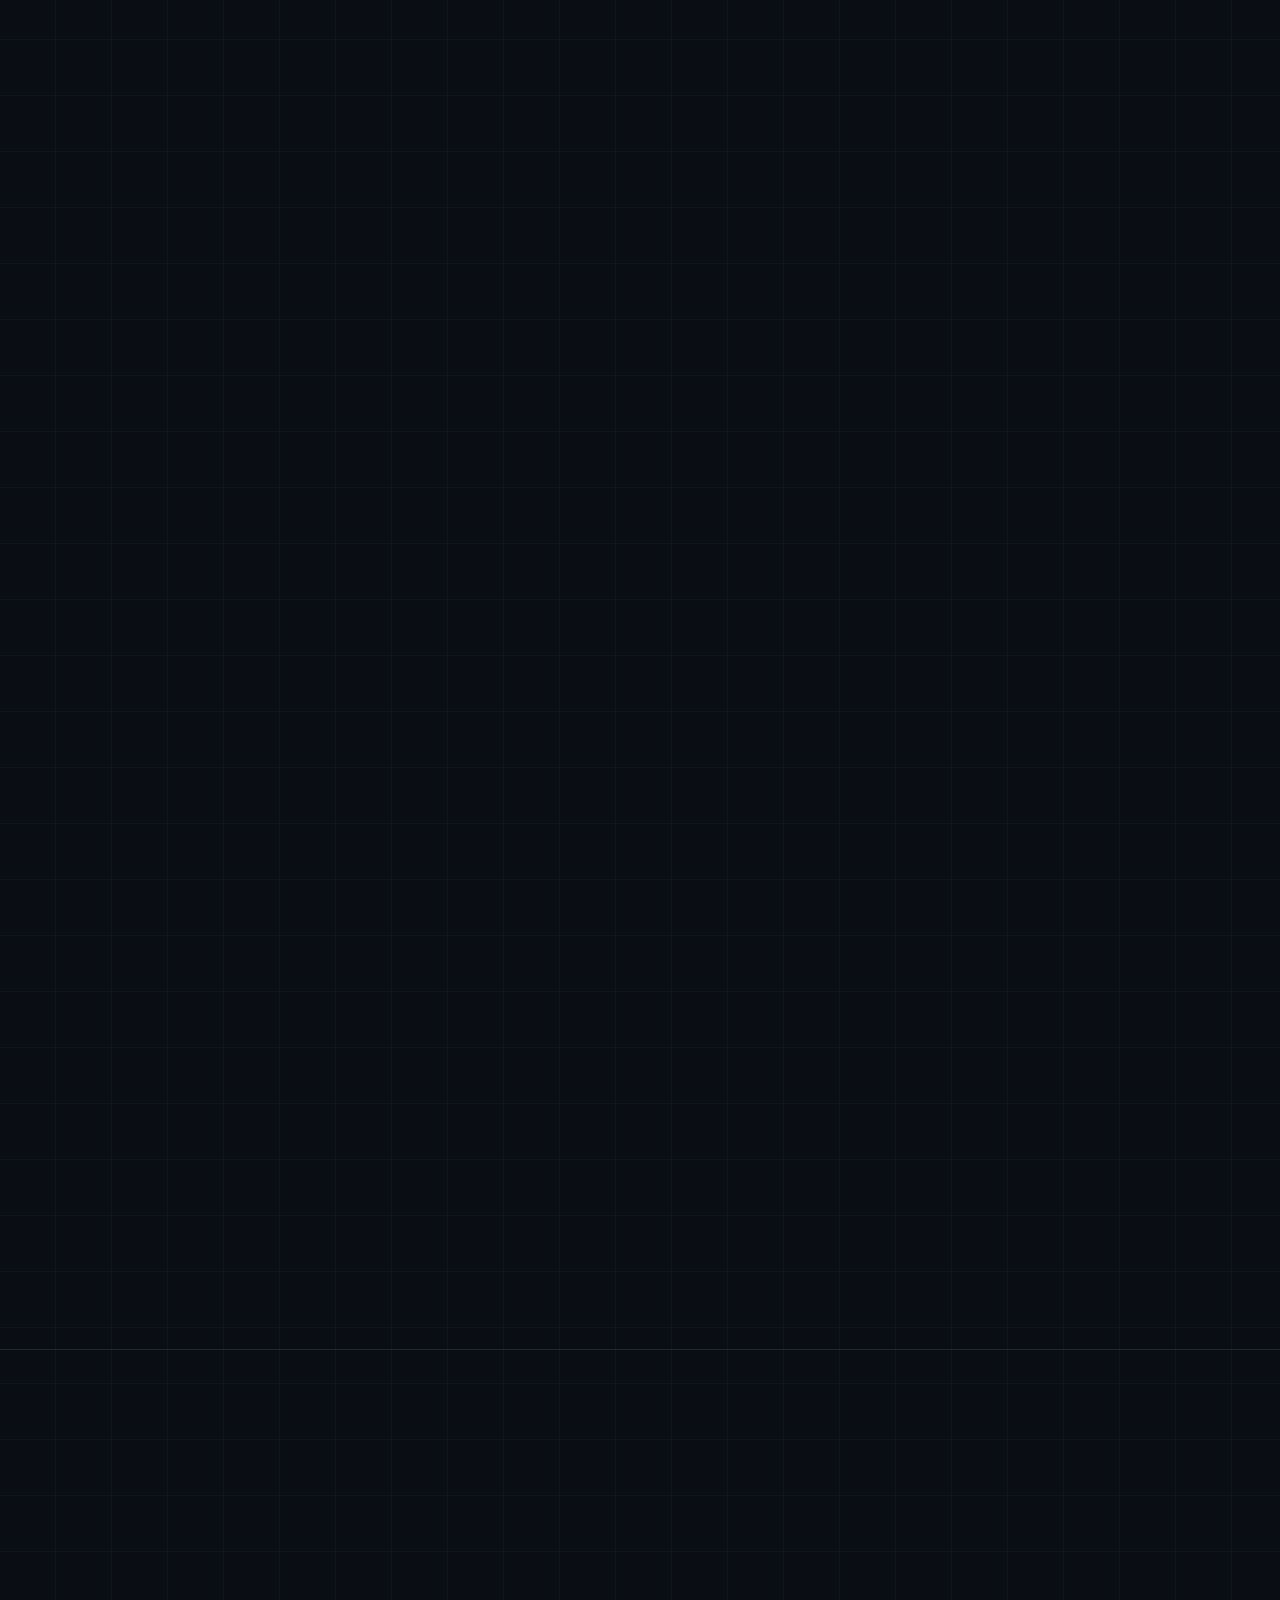
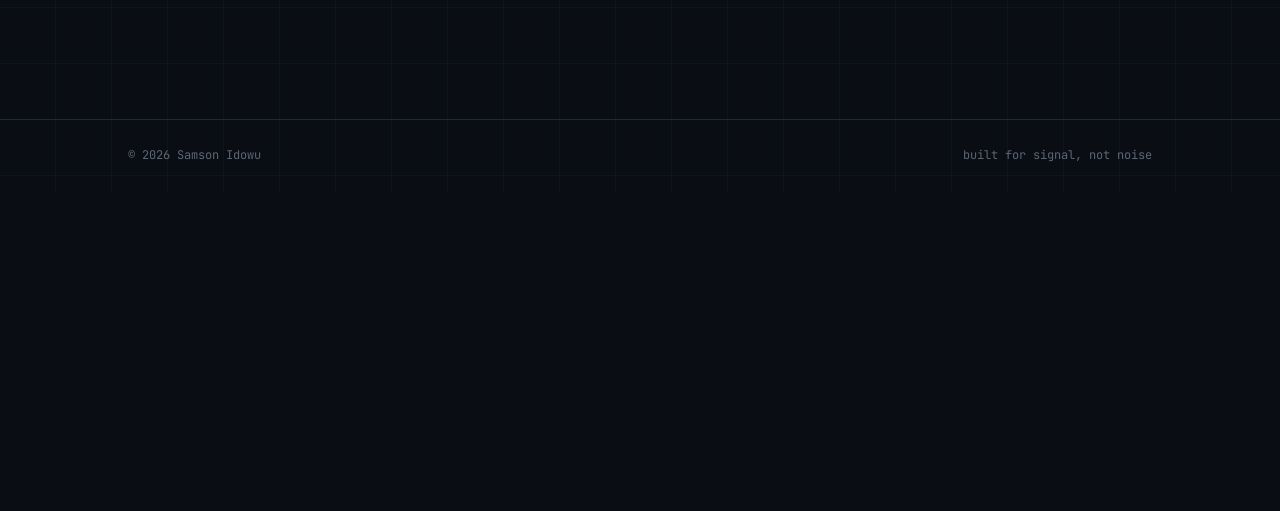
<file: projects.html>
<!DOCTYPE html>
<html lang="en">
<head>
<meta charset="UTF-8" />
<meta name="viewport" content="width=device-width, initial-scale=1.0" />
<meta http-equiv="refresh" content="0;url=index.html#project" />
<title>Projects &mdash; Samson Idowu</title>
<style>
  :root { --bg: #0a0e14; --accent: #2dd4bf; --text: #e6edf3; --muted: #8b97a6; }
  * { box-sizing: border-box; margin: 0; padding: 0; }
  body {
    font-family: "JetBrains Mono", ui-monospace, monospace;
    background: var(--bg); color: var(--text);
    display: flex; align-items: center; justify-content: center;
    min-height: 100vh; text-align: center; padding: 24px;
  }
  a { color: var(--accent); text-decoration: none; }
  p { color: var(--muted); font-size: 13px; margin-top: 12px; }
</style>
</head>
<body>
  <div>
    <p>Redirecting&hellip; <a href="index.html#project">go to projects &rarr;</a></p>
  </div>
</body>
</html>
</file>
